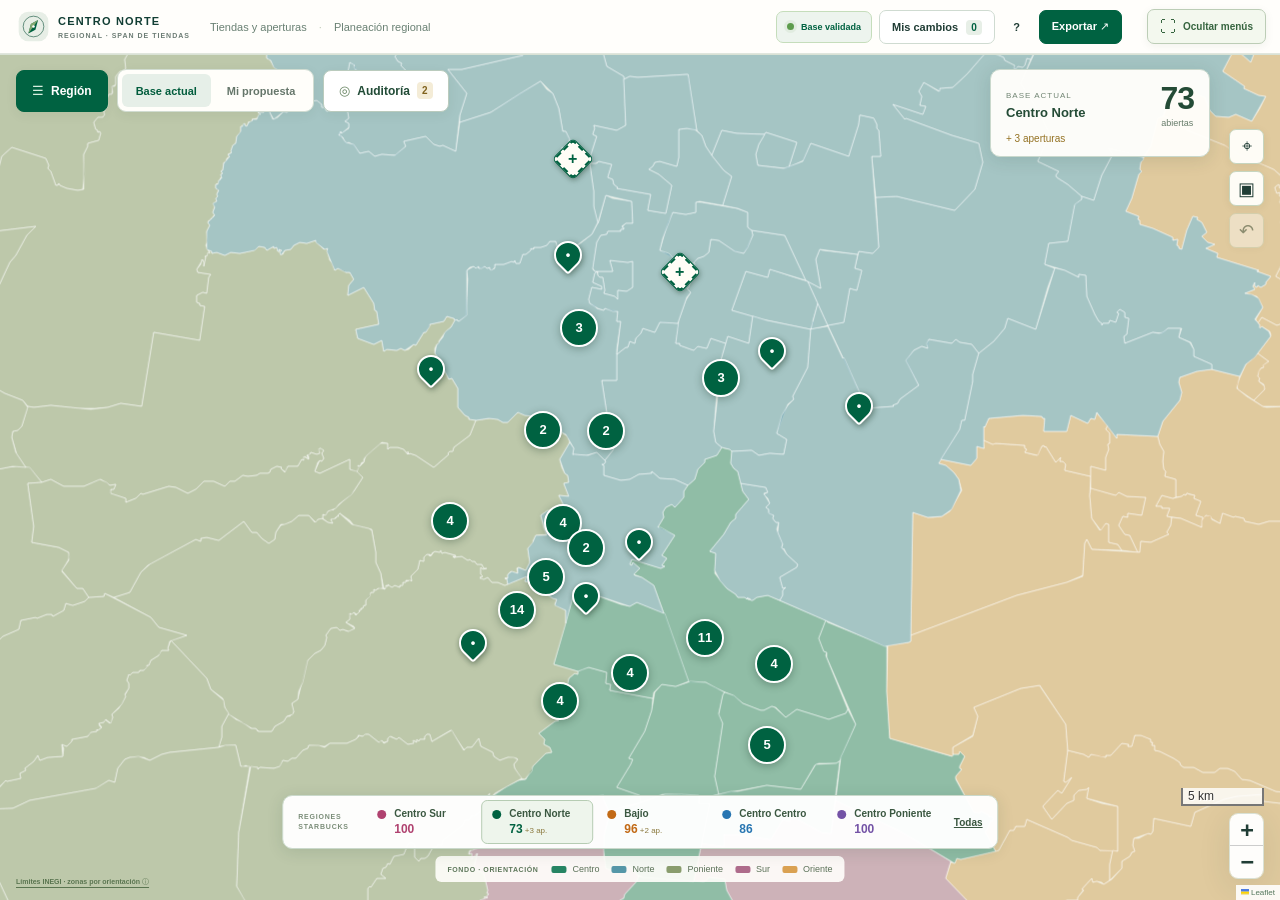
<file: index.html>
<!doctype html>
<html lang="es">
<head>
  <meta charset="utf-8">
  <meta name="viewport" content="width=device-width, initial-scale=1">
  <meta name="theme-color" content="#006241">
  <meta name="description" content="Regiones Starbucks, directorio por DM, tiendas y aperturas con propuestas guardadas. Filtra por región, consulta el span por DM y revisa la cobertura en un solo mapa.">
  <title>Centro Norte · Regional de tiendas</title>
  <link rel="icon" href="static/planning/compass.svg" type="image/svg+xml">
  <link rel="stylesheet" href="static/vendor/leaflet.css">
  <link rel="stylesheet" href="static/vendor/MarkerCluster.css">
  <link rel="stylesheet" href="static/planning/planning.css?v=4.0.0">
  <link rel="stylesheet" href="static/planning/quality.css?v=4.0.0">
  <link rel="stylesheet" href="static/planning/regional.css?v=4.1.0">
  <link rel="stylesheet" href="static/planning/map-view.css?v=4.5.0">
  <script defer src="static/vendor/leaflet.js"></script>
  <script defer src="static/vendor/leaflet.markercluster.js"></script>
  <script defer src="static/planning/geography.js"></script>
  <script defer src="static/planning/base.js?v=627b6c325b7ba571d51b-c10e2bd8"></script>
  <script defer src="static/planning/insights.js?v=627b6c325b7ba571d51b-c10e2bd8"></script>
  <script defer src="static/planning/core.js?v=4.5.0"></script>
  <script defer src="static/planning/app.js?v=4.5.0"></script>
</head>
<body class="map-first region-planner">
  <a class="skip-link" href="#search">Buscar una tienda</a>
  <header class="topbar">
    <a class="brand" href="#" aria-label="Centro Norte, inicio"><img src="static/planning/compass.svg" alt=""><span>CENTRO NORTE<small>REGIONAL · SPAN DE TIENDAS</small></span></a>
    <span class="header-context">Tiendas y aperturas <i>·</i> Planeación regional</span>
    <nav class="header-actions" aria-label="Acciones de propuesta">
      <button id="reviewBtn" class="health-badge" aria-label="Revisar base de datos"><span class="health-dot"></span><span id="healthText">Validando…</span></button>
      <button id="summaryBtn" class="secondary">Mis cambios <b id="changesCount">0</b></button>
      <button id="guideBtn" class="quiet" aria-label="Cómo usar el mapa">?</button>
      <button id="exportBtn" class="primary">Exportar ↗</button>
    </nav>
  </header>
  <button id="menusToggle" class="menus-toggle" aria-pressed="false" aria-label="Ocultar menús y ampliar el mapa"><span class="menu-toggle-icon" aria-hidden="true">⛶</span><span id="menusToggleText">Ocultar menús</span></button>
  <main class="workspace">
    <aside class="sidebar" id="sidebar" aria-label="Filtrar por región y DM" hidden>
      <div class="sidebar-heading"><button id="closeListBtn" class="close-list" aria-label="Cerrar región">×</button><div class="eyebrow" id="directoryContext">BASE ACTUAL · DIRECTORIO</div><h1>Región</h1><p>Elige región, despliega un DM y ubica su tienda.</p></div>
      <div class="filters">
        <label class="region-select-label">Región Starbucks<select id="regionFilter"><option value="">Todas las disponibles</option></select></label>
        <label class="search-box"><span aria-hidden="true">⌕</span><input id="search" type="search" placeholder="Buscar DM, tienda o CeCo" autocomplete="off" aria-label="Buscar tienda, CeCo, DM o municipio"><span class="key">/</span></label>
        <div class="directory-options"><label><input id="includeOpenings" type="checkbox" checked>Ver aperturas <b id="openingCount">3</b></label><button id="clearFilters" class="link-button">Limpiar</button></div>
        <div id="activeDm" class="active-dm" hidden></div>
        <details class="more-filters"><summary>Más filtros <span aria-hidden="true">+</span></summary><div class="filter-grid"><label>Zona del fondo<select id="zoneFilter"><option value="">Todas las zonas</option></select></label><label>Movimiento<select id="decisionFilter"><option value="">Todas las decisiones</option></select></label></div><button id="backgroundBtn" class="link-button">Ajustar fondo INEGI</button></details>
        <div class="filter-actions"><span id="filterCount"></span><button id="expandDms" class="link-button">Desplegar DM</button></div>
      </div>
      <div class="list-tools"><label class="select-visible"><input type="checkbox" id="selectVisible">Seleccionar visibles</label><button id="fitDirectory" class="link-button">Centrar ↗</button></div>
      <div class="store-list" id="storeList" aria-label="Directorio por región, DM y tienda"></div>
      <div class="sidebar-footer"><button id="validateDirectory" class="link-button">Validar datos</button><a href="cms/Mapa_CentroNorte_CMS.xlsx" download>Excel CMS ↓</a></div>
    </aside>
    <section class="map-workspace" aria-label="Mapa de tiendas y propuesta regional">
      <div id="map" role="region" aria-label="Tiendas y aperturas con pines por región Starbucks y fondo geográfico INEGI"></div>
      <nav class="map-launchers" aria-label="Controles del mapa">
        <button id="mobileListBtn" aria-expanded="false" aria-controls="sidebar"><span aria-hidden="true">☰</span> Región</button>
        <div class="view-switch" role="group" aria-label="Comparar base actual y propuesta"><button data-view="base" aria-pressed="true">Base actual</button><button data-view="proposal" aria-pressed="false">Mi propuesta</button></div>
        <button id="auditBtn"><span aria-hidden="true">◎</span> Auditoría <b id="auditCount">0</b></button>
      </nav>
      <div id="storeCounter" class="store-counter" aria-live="polite"></div>
      <div class="map-tools"><button id="fitBtn" title="Centrar tiendas filtradas" aria-label="Centrar tiendas filtradas">⌖</button><button id="areaBtn" title="Seleccionar tiendas en un área" aria-label="Seleccionar tiendas en un área">▣</button><button id="undoBtn" title="Deshacer último cambio" aria-label="Deshacer último cambio" disabled>↶</button></div>
      <div class="map-status" id="mapStatus"><span class="live-dot"></span><span>Selecciona una tienda para ajustar su región</span></div>
      <div id="regionLegend" class="region-legend" aria-label="Colores y filtro por región Starbucks"></div>
      <div class="legend" id="legend" aria-label="Colores del fondo geográfico"></div>
      <div class="map-context"><span id="tileStatus">Cartografía local lista</span><button id="sourcesBtn">Límites INEGI · zonas por orientación ⓘ</button></div>
      <aside class="inspector hidden" id="inspector" aria-label="Proponer región de la tienda"></aside>
      <div class="selection-dock hidden" id="selectionDock"></div>
      <div class="map-steps hidden" id="mapSteps"><button id="dismissSteps" aria-label="Ocultar ayuda">×</button></div>
    </section>
  </main>
  <div id="toast" class="toast hidden" role="status" aria-live="polite"></div>
  <dialog id="modal"><div id="modalContent"></div></dialog>
  <noscript>Activa JavaScript para utilizar el mapa.</noscript>
</body>
</html>
</file>
<file: static/vendor/leaflet.css>
/* required styles */

.leaflet-pane,
.leaflet-tile,
.leaflet-marker-icon,
.leaflet-marker-shadow,
.leaflet-tile-container,
.leaflet-pane > svg,
.leaflet-pane > canvas,
.leaflet-zoom-box,
.leaflet-image-layer,
.leaflet-layer {
	position: absolute;
	left: 0;
	top: 0;
	}
.leaflet-container {
	overflow: hidden;
	}
.leaflet-tile,
.leaflet-marker-icon,
.leaflet-marker-shadow {
	-webkit-user-select: none;
	   -moz-user-select: none;
	        user-select: none;
	  -webkit-user-drag: none;
	}
/* Prevents IE11 from highlighting tiles in blue */
.leaflet-tile::selection {
	background: transparent;
}
/* Safari renders non-retina tile on retina better with this, but Chrome is worse */
.leaflet-safari .leaflet-tile {
	image-rendering: -webkit-optimize-contrast;
	}
/* hack that prevents hw layers "stretching" when loading new tiles */
.leaflet-safari .leaflet-tile-container {
	width: 1600px;
	height: 1600px;
	-webkit-transform-origin: 0 0;
	}
.leaflet-marker-icon,
.leaflet-marker-shadow {
	display: block;
	}
/* .leaflet-container svg: reset svg max-width decleration shipped in Joomla! (joomla.org) 3.x */
/* .leaflet-container img: map is broken in FF if you have max-width: 100% on tiles */
.leaflet-container .leaflet-overlay-pane svg {
	max-width: none !important;
	max-height: none !important;
	}
.leaflet-container .leaflet-marker-pane img,
.leaflet-container .leaflet-shadow-pane img,
.leaflet-container .leaflet-tile-pane img,
.leaflet-container img.leaflet-image-layer,
.leaflet-container .leaflet-tile {
	max-width: none !important;
	max-height: none !important;
	width: auto;
	padding: 0;
	}

.leaflet-container img.leaflet-tile {
	/* See: https://bugs.chromium.org/p/chromium/issues/detail?id=600120 */
	mix-blend-mode: plus-lighter;
}

.leaflet-container.leaflet-touch-zoom {
	-ms-touch-action: pan-x pan-y;
	touch-action: pan-x pan-y;
	}
.leaflet-container.leaflet-touch-drag {
	-ms-touch-action: pinch-zoom;
	/* Fallback for FF which doesn't support pinch-zoom */
	touch-action: none;
	touch-action: pinch-zoom;
}
.leaflet-container.leaflet-touch-drag.leaflet-touch-zoom {
	-ms-touch-action: none;
	touch-action: none;
}
.leaflet-container {
	-webkit-tap-highlight-color: transparent;
}
.leaflet-container a {
	-webkit-tap-highlight-color: rgba(51, 181, 229, 0.4);
}
.leaflet-tile {
	filter: inherit;
	visibility: hidden;
	}
.leaflet-tile-loaded {
	visibility: inherit;
	}
.leaflet-zoom-box {
	width: 0;
	height: 0;
	-moz-box-sizing: border-box;
	     box-sizing: border-box;
	z-index: 800;
	}
/* workaround for https://bugzilla.mozilla.org/show_bug.cgi?id=888319 */
.leaflet-overlay-pane svg {
	-moz-user-select: none;
	}

.leaflet-pane         { z-index: 400; }

.leaflet-tile-pane    { z-index: 200; }
.leaflet-overlay-pane { z-index: 400; }
.leaflet-shadow-pane  { z-index: 500; }
.leaflet-marker-pane  { z-index: 600; }
.leaflet-tooltip-pane   { z-index: 650; }
.leaflet-popup-pane   { z-index: 700; }

.leaflet-map-pane canvas { z-index: 100; }
.leaflet-map-pane svg    { z-index: 200; }

.leaflet-vml-shape {
	width: 1px;
	height: 1px;
	}
.lvml {
	behavior: url(#default#VML);
	display: inline-block;
	position: absolute;
	}


/* control positioning */

.leaflet-control {
	position: relative;
	z-index: 800;
	pointer-events: visiblePainted; /* IE 9-10 doesn't have auto */
	pointer-events: auto;
	}
.leaflet-top,
.leaflet-bottom {
	position: absolute;
	z-index: 1000;
	pointer-events: none;
	}
.leaflet-top {
	top: 0;
	}
.leaflet-right {
	right: 0;
	}
.leaflet-bottom {
	bottom: 0;
	}
.leaflet-left {
	left: 0;
	}
.leaflet-control {
	float: left;
	clear: both;
	}
.leaflet-right .leaflet-control {
	float: right;
	}
.leaflet-top .leaflet-control {
	margin-top: 10px;
	}
.leaflet-bottom .leaflet-control {
	margin-bottom: 10px;
	}
.leaflet-left .leaflet-control {
	margin-left: 10px;
	}
.leaflet-right .leaflet-control {
	margin-right: 10px;
	}


/* zoom and fade animations */

.leaflet-fade-anim .leaflet-popup {
	opacity: 0;
	-webkit-transition: opacity 0.2s linear;
	   -moz-transition: opacity 0.2s linear;
	        transition: opacity 0.2s linear;
	}
.leaflet-fade-anim .leaflet-map-pane .leaflet-popup {
	opacity: 1;
	}
.leaflet-zoom-animated {
	-webkit-transform-origin: 0 0;
	    -ms-transform-origin: 0 0;
	        transform-origin: 0 0;
	}
svg.leaflet-zoom-animated {
	will-change: transform;
}

.leaflet-zoom-anim .leaflet-zoom-animated {
	-webkit-transition: -webkit-transform 0.25s cubic-bezier(0,0,0.25,1);
	   -moz-transition:    -moz-transform 0.25s cubic-bezier(0,0,0.25,1);
	        transition:         transform 0.25s cubic-bezier(0,0,0.25,1);
	}
.leaflet-zoom-anim .leaflet-tile,
.leaflet-pan-anim .leaflet-tile {
	-webkit-transition: none;
	   -moz-transition: none;
	        transition: none;
	}

.leaflet-zoom-anim .leaflet-zoom-hide {
	visibility: hidden;
	}


/* cursors */

.leaflet-interactive {
	cursor: pointer;
	}
.leaflet-grab {
	cursor: -webkit-grab;
	cursor:    -moz-grab;
	cursor:         grab;
	}
.leaflet-crosshair,
.leaflet-crosshair .leaflet-interactive {
	cursor: crosshair;
	}
.leaflet-popup-pane,
.leaflet-control {
	cursor: auto;
	}
.leaflet-dragging .leaflet-grab,
.leaflet-dragging .leaflet-grab .leaflet-interactive,
.leaflet-dragging .leaflet-marker-draggable {
	cursor: move;
	cursor: -webkit-grabbing;
	cursor:    -moz-grabbing;
	cursor:         grabbing;
	}

/* marker & overlays interactivity */
.leaflet-marker-icon,
.leaflet-marker-shadow,
.leaflet-image-layer,
.leaflet-pane > svg path,
.leaflet-tile-container {
	pointer-events: none;
	}

.leaflet-marker-icon.leaflet-interactive,
.leaflet-image-layer.leaflet-interactive,
.leaflet-pane > svg path.leaflet-interactive,
svg.leaflet-image-layer.leaflet-interactive path {
	pointer-events: visiblePainted; /* IE 9-10 doesn't have auto */
	pointer-events: auto;
	}

/* visual tweaks */

.leaflet-container {
	background: #ddd;
	outline-offset: 1px;
	}
.leaflet-container a {
	color: #0078A8;
	}
.leaflet-zoom-box {
	border: 2px dotted #38f;
	background: rgba(255,255,255,0.5);
	}


/* general typography */
.leaflet-container {
	font-family: "Helvetica Neue", Arial, Helvetica, sans-serif;
	font-size: 12px;
	font-size: 0.75rem;
	line-height: 1.5;
	}


/* general toolbar styles */

.leaflet-bar {
	box-shadow: 0 1px 5px rgba(0,0,0,0.65);
	border-radius: 4px;
	}
.leaflet-bar a {
	background-color: #fff;
	border-bottom: 1px solid #ccc;
	width: 26px;
	height: 26px;
	line-height: 26px;
	display: block;
	text-align: center;
	text-decoration: none;
	color: black;
	}
.leaflet-bar a,
.leaflet-control-layers-toggle {
	background-position: 50% 50%;
	background-repeat: no-repeat;
	display: block;
	}
.leaflet-bar a:hover,
.leaflet-bar a:focus {
	background-color: #f4f4f4;
	}
.leaflet-bar a:first-child {
	border-top-left-radius: 4px;
	border-top-right-radius: 4px;
	}
.leaflet-bar a:last-child {
	border-bottom-left-radius: 4px;
	border-bottom-right-radius: 4px;
	border-bottom: none;
	}
.leaflet-bar a.leaflet-disabled {
	cursor: default;
	background-color: #f4f4f4;
	color: #bbb;
	}

.leaflet-touch .leaflet-bar a {
	width: 30px;
	height: 30px;
	line-height: 30px;
	}
.leaflet-touch .leaflet-bar a:first-child {
	border-top-left-radius: 2px;
	border-top-right-radius: 2px;
	}
.leaflet-touch .leaflet-bar a:last-child {
	border-bottom-left-radius: 2px;
	border-bottom-right-radius: 2px;
	}

/* zoom control */

.leaflet-control-zoom-in,
.leaflet-control-zoom-out {
	font: bold 18px 'Lucida Console', Monaco, monospace;
	text-indent: 1px;
	}

.leaflet-touch .leaflet-control-zoom-in, .leaflet-touch .leaflet-control-zoom-out  {
	font-size: 22px;
	}


/* layers control */

.leaflet-control-layers {
	box-shadow: 0 1px 5px rgba(0,0,0,0.4);
	background: #fff;
	border-radius: 5px;
	}
.leaflet-control-layers-toggle {
	background-image: url(images/layers.png);
	width: 36px;
	height: 36px;
	}
.leaflet-retina .leaflet-control-layers-toggle {
	background-image: url(images/layers-2x.png);
	background-size: 26px 26px;
	}
.leaflet-touch .leaflet-control-layers-toggle {
	width: 44px;
	height: 44px;
	}
.leaflet-control-layers .leaflet-control-layers-list,
.leaflet-control-layers-expanded .leaflet-control-layers-toggle {
	display: none;
	}
.leaflet-control-layers-expanded .leaflet-control-layers-list {
	display: block;
	position: relative;
	}
.leaflet-control-layers-expanded {
	padding: 6px 10px 6px 6px;
	color: #333;
	background: #fff;
	}
.leaflet-control-layers-scrollbar {
	overflow-y: scroll;
	overflow-x: hidden;
	padding-right: 5px;
	}
.leaflet-control-layers-selector {
	margin-top: 2px;
	position: relative;
	top: 1px;
	}
.leaflet-control-layers label {
	display: block;
	font-size: 13px;
	font-size: 1.08333em;
	}
.leaflet-control-layers-separator {
	height: 0;
	border-top: 1px solid #ddd;
	margin: 5px -10px 5px -6px;
	}

/* Default icon URLs */
.leaflet-default-icon-path { /* used only in path-guessing heuristic, see L.Icon.Default */
	background-image: url(images/marker-icon.png);
	}


/* attribution and scale controls */

.leaflet-container .leaflet-control-attribution {
	background: #fff;
	background: rgba(255, 255, 255, 0.8);
	margin: 0;
	}
.leaflet-control-attribution,
.leaflet-control-scale-line {
	padding: 0 5px;
	color: #333;
	line-height: 1.4;
	}
.leaflet-control-attribution a {
	text-decoration: none;
	}
.leaflet-control-attribution a:hover,
.leaflet-control-attribution a:focus {
	text-decoration: underline;
	}
.leaflet-attribution-flag {
	display: inline !important;
	vertical-align: baseline !important;
	width: 1em;
	height: 0.6669em;
	}
.leaflet-left .leaflet-control-scale {
	margin-left: 5px;
	}
.leaflet-bottom .leaflet-control-scale {
	margin-bottom: 5px;
	}
.leaflet-control-scale-line {
	border: 2px solid #777;
	border-top: none;
	line-height: 1.1;
	padding: 2px 5px 1px;
	white-space: nowrap;
	-moz-box-sizing: border-box;
	     box-sizing: border-box;
	background: rgba(255, 255, 255, 0.8);
	text-shadow: 1px 1px #fff;
	}
.leaflet-control-scale-line:not(:first-child) {
	border-top: 2px solid #777;
	border-bottom: none;
	margin-top: -2px;
	}
.leaflet-control-scale-line:not(:first-child):not(:last-child) {
	border-bottom: 2px solid #777;
	}

.leaflet-touch .leaflet-control-attribution,
.leaflet-touch .leaflet-control-layers,
.leaflet-touch .leaflet-bar {
	box-shadow: none;
	}
.leaflet-touch .leaflet-control-layers,
.leaflet-touch .leaflet-bar {
	border: 2px solid rgba(0,0,0,0.2);
	background-clip: padding-box;
	}


/* popup */

.leaflet-popup {
	position: absolute;
	text-align: center;
	margin-bottom: 20px;
	}
.leaflet-popup-content-wrapper {
	padding: 1px;
	text-align: left;
	border-radius: 12px;
	}
.leaflet-popup-content {
	margin: 13px 24px 13px 20px;
	line-height: 1.3;
	font-size: 13px;
	font-size: 1.08333em;
	min-height: 1px;
	}
.leaflet-popup-content p {
	margin: 17px 0;
	margin: 1.3em 0;
	}
.leaflet-popup-tip-container {
	width: 40px;
	height: 20px;
	position: absolute;
	left: 50%;
	margin-top: -1px;
	margin-left: -20px;
	overflow: hidden;
	pointer-events: none;
	}
.leaflet-popup-tip {
	width: 17px;
	height: 17px;
	padding: 1px;

	margin: -10px auto 0;
	pointer-events: auto;

	-webkit-transform: rotate(45deg);
	   -moz-transform: rotate(45deg);
	    -ms-transform: rotate(45deg);
	        transform: rotate(45deg);
	}
.leaflet-popup-content-wrapper,
.leaflet-popup-tip {
	background: white;
	color: #333;
	box-shadow: 0 3px 14px rgba(0,0,0,0.4);
	}
.leaflet-container a.leaflet-popup-close-button {
	position: absolute;
	top: 0;
	right: 0;
	border: none;
	text-align: center;
	width: 24px;
	height: 24px;
	font: 16px/24px Tahoma, Verdana, sans-serif;
	color: #757575;
	text-decoration: none;
	background: transparent;
	}
.leaflet-container a.leaflet-popup-close-button:hover,
.leaflet-container a.leaflet-popup-close-button:focus {
	color: #585858;
	}
.leaflet-popup-scrolled {
	overflow: auto;
	}

.leaflet-oldie .leaflet-popup-content-wrapper {
	-ms-zoom: 1;
	}
.leaflet-oldie .leaflet-popup-tip {
	width: 24px;
	margin: 0 auto;

	-ms-filter: "progid:DXImageTransform.Microsoft.Matrix(M11=0.70710678, M12=0.70710678, M21=-0.70710678, M22=0.70710678)";
	filter: progid:DXImageTransform.Microsoft.Matrix(M11=0.70710678, M12=0.70710678, M21=-0.70710678, M22=0.70710678);
	}

.leaflet-oldie .leaflet-control-zoom,
.leaflet-oldie .leaflet-control-layers,
.leaflet-oldie .leaflet-popup-content-wrapper,
.leaflet-oldie .leaflet-popup-tip {
	border: 1px solid #999;
	}


/* div icon */

.leaflet-div-icon {
	background: #fff;
	border: 1px solid #666;
	}


/* Tooltip */
/* Base styles for the element that has a tooltip */
.leaflet-tooltip {
	position: absolute;
	padding: 6px;
	background-color: #fff;
	border: 1px solid #fff;
	border-radius: 3px;
	color: #222;
	white-space: nowrap;
	-webkit-user-select: none;
	-moz-user-select: none;
	-ms-user-select: none;
	user-select: none;
	pointer-events: none;
	box-shadow: 0 1px 3px rgba(0,0,0,0.4);
	}
.leaflet-tooltip.leaflet-interactive {
	cursor: pointer;
	pointer-events: auto;
	}
.leaflet-tooltip-top:before,
.leaflet-tooltip-bottom:before,
.leaflet-tooltip-left:before,
.leaflet-tooltip-right:before {
	position: absolute;
	pointer-events: none;
	border: 6px solid transparent;
	background: transparent;
	content: "";
	}

/* Directions */

.leaflet-tooltip-bottom {
	margin-top: 6px;
}
.leaflet-tooltip-top {
	margin-top: -6px;
}
.leaflet-tooltip-bottom:before,
.leaflet-tooltip-top:before {
	left: 50%;
	margin-left: -6px;
	}
.leaflet-tooltip-top:before {
	bottom: 0;
	margin-bottom: -12px;
	border-top-color: #fff;
	}
.leaflet-tooltip-bottom:before {
	top: 0;
	margin-top: -12px;
	margin-left: -6px;
	border-bottom-color: #fff;
	}
.leaflet-tooltip-left {
	margin-left: -6px;
}
.leaflet-tooltip-right {
	margin-left: 6px;
}
.leaflet-tooltip-left:before,
.leaflet-tooltip-right:before {
	top: 50%;
	margin-top: -6px;
	}
.leaflet-tooltip-left:before {
	right: 0;
	margin-right: -12px;
	border-left-color: #fff;
	}
.leaflet-tooltip-right:before {
	left: 0;
	margin-left: -12px;
	border-right-color: #fff;
	}

/* Printing */

@media print {
	/* Prevent printers from removing background-images of controls. */
	.leaflet-control {
		-webkit-print-color-adjust: exact;
		print-color-adjust: exact;
		}
	}
</file>
<file: static/vendor/MarkerCluster.css>
.leaflet-cluster-anim .leaflet-marker-icon, .leaflet-cluster-anim .leaflet-marker-shadow {
	-webkit-transition: -webkit-transform 0.3s ease-out, opacity 0.3s ease-in;
	-moz-transition: -moz-transform 0.3s ease-out, opacity 0.3s ease-in;
	-o-transition: -o-transform 0.3s ease-out, opacity 0.3s ease-in;
	transition: transform 0.3s ease-out, opacity 0.3s ease-in;
}

.leaflet-cluster-spider-leg {
	/* stroke-dashoffset (duration and function) should match with leaflet-marker-icon transform in order to track it exactly */
	-webkit-transition: -webkit-stroke-dashoffset 0.3s ease-out, -webkit-stroke-opacity 0.3s ease-in;
	-moz-transition: -moz-stroke-dashoffset 0.3s ease-out, -moz-stroke-opacity 0.3s ease-in;
	-o-transition: -o-stroke-dashoffset 0.3s ease-out, -o-stroke-opacity 0.3s ease-in;
	transition: stroke-dashoffset 0.3s ease-out, stroke-opacity 0.3s ease-in;
}
</file>
<file: static/planning/planning.css>
:root{--ink:#203d35;--muted:#6c7c74;--green:#006241;--deep:#123e34;--paper:#f6f7f2;--line:#e0e6dd;--white:#fff;--shadow:0 8px 32px #243e351c;--radius:15px;font-family:Inter,"Segoe UI",Arial,sans-serif;color:var(--ink);font-synthesis:none}
*{box-sizing:border-box}body{margin:0;background:var(--paper);overflow:hidden;font-size:13px}button,input,select,textarea{font:inherit}button,a,input,select,textarea{-webkit-tap-highlight-color:transparent}button{cursor:pointer}button{border:1px solid var(--line);background:#fff;color:var(--ink);border-radius:9px;min-height:36px;padding:8px 12px;font-weight:600;transition:background .15s,box-shadow .15s}button:hover{background:#eef3eb}button:disabled{opacity:.38;cursor:default}button:focus-visible,a:focus-visible,input:focus-visible,select:focus-visible,textarea:focus-visible{outline:3px solid #7bb7b6;outline-offset:2px}input,select,textarea{border:1px solid #d8e1d6;background:#fff;border-radius:8px;padding:9px 10px;color:var(--ink);max-width:100%}input[type=checkbox]{accent-color:var(--green);width:15px;height:15px;margin:0;cursor:pointer}input[type=range]{accent-color:var(--green);width:100%;padding:0}select{cursor:pointer}label{display:block;font-size:11px;font-weight:650;color:#536c60}label>input:not([type=checkbox]):not([type=range]):not([type=color]),label>select,label>textarea{display:block;width:100%;margin-top:6px;font-size:12px;font-weight:400}a{color:var(--green)}h1,h2,h3,p{margin:0}.hidden{display:none!important}.primary{background:var(--green);color:#fff;border-color:var(--green)}.primary:hover{background:#004f36}.secondary{background:#fff;border-color:#cfdbd1}.quiet{background:transparent;border-color:transparent}.link-button{border:0;background:transparent;min-height:28px;padding:3px 0;color:var(--green);font-size:11px}.key{font-size:11px;font-weight:400;opacity:.7;display:inline-grid;place-items:center;min-width:17px;height:19px;border:1px solid #dce2d7;border-radius:4px;margin-left:5px}.eyebrow{font-size:9px;font-weight:700;letter-spacing:1.45px;color:#789163}.skip-link{position:fixed;z-index:3000;top:-80px;background:#fff;padding:15px}.skip-link:focus{top:0}.live-dot{width:6px;height:6px;border-radius:50%;background:#72a66a;display:inline-block;flex-shrink:0}.topbar{height:74px;display:flex;align-items:center;gap:25px;background:#fff;border-bottom:1px solid var(--line);padding:0 24px;position:relative;z-index:1100}.brand{display:flex;align-items:center;gap:11px;color:var(--deep);text-decoration:none;flex-shrink:0}.brand img{width:39px;height:39px}.brand>span{font-size:14px;letter-spacing:1.35px;font-weight:750}.brand small{display:block;font-size:8px;letter-spacing:1.05px;color:var(--muted);margin-top:5px;font-weight:550}.scenario-name{display:flex;align-items:center;gap:7px;border-left:1px solid var(--line);padding-left:25px;flex:1;flex-wrap:wrap;max-width:470px}.scenario-name label{font-size:10px}.scenario-name input{width:195px;border-color:transparent;font-weight:650;font-size:12px;padding:5px 3px;background:#fff}.scenario-name input:hover{border-color:var(--line)}#saveState{font-size:9px;color:var(--muted);flex-basis:100%;padding-left:13px;margin-top:-3px}.header-actions{margin-left:auto;display:flex;gap:7px;align-items:center}.header-actions button{font-size:11px;white-space:nowrap}.header-actions .primary{padding:10px 16px}.workspace{height:calc(100dvh - 74px);display:flex}.sidebar{width:318px;flex-shrink:0;background:#fbfcf8;border-right:1px solid var(--line);display:flex;flex-direction:column;z-index:1010}.sidebar-heading{padding:25px 20px 15px}.sidebar-heading h1{font-family:Georgia,"Times New Roman",serif;font-weight:500;font-size:27px;letter-spacing:-.9px;margin-top:7px}.title-dot{color:#a2b17a}.sidebar-heading p{color:var(--muted);font-size:11px;margin-top:6px}.scope-summary{display:flex;gap:0;margin:0 20px 17px;padding:13px 0;background:#eef2e8;border-radius:10px}.scope-stat{flex:1;text-align:center;border-right:1px solid #d8e0d1}.scope-stat:last-child{border:0}.scope-stat strong{display:block;font-size:20px;font-weight:650;letter-spacing:-.5px}.scope-stat small{font-size:9px;color:#64775c;display:block;margin-top:2px}.filters{padding:0 16px 0}.search-box{display:flex;align-items:center;border:1px solid #dce3d8;border-radius:9px;background:#fff;padding:0 10px;margin-bottom:12px}.search-box>span:first-child{font-size:24px;color:#748978;line-height:1}.search-box>input:not([type=checkbox]){margin:0;border:0;background:transparent;width:100%;font-size:11px;padding:11px 7px;min-width:0;outline-offset:-2px}.search-box .key{flex-shrink:0}.filter-grid{display:grid;grid-template-columns:1fr 1fr;gap:10px}.filter-grid label{font-size:10px}.filter-grid select{width:100%;font-size:11px!important;padding:8px 21px 8px 8px}.filter-actions{display:flex;justify-content:space-between;align-items:center;padding:8px 1px 8px;color:var(--muted);font-size:10px}.list-tools{display:flex;align-items:center;justify-content:space-between;padding:9px 17px;border-top:1px solid var(--line);border-bottom:1px solid var(--line);background:#f4f6ef}.select-visible{display:flex;align-items:center;gap:7px;font-size:10px}.list-tools select{border:0;background:none;font-size:10px;padding:3px;max-width:100px}.store-list{overflow-y:auto;flex:1;scrollbar-width:thin;scrollbar-color:#ced8c9 transparent;padding:4px 10px}.store-row{display:flex;align-items:center;gap:9px;padding:3px 8px;border-radius:10px;border:1px solid transparent;margin:3px 0}.store-row:hover{background:#eef3e9}.store-row.active{background:#e8f1e5;border-color:#bbd1b5}.store-row.checked{box-shadow:inset 3px 0 var(--green)}.store-row>input{flex-shrink:0}.store-row>button{padding:8px 0;border:0;background:transparent;text-align:left;display:flex;align-items:flex-start;gap:9px;width:100%;font-weight:400;min-width:0}.dm-swatch{width:8px;height:8px;border-radius:50%;background:var(--pin);display:inline-block;flex-shrink:0;margin-top:4px}.row-content{flex:1;min-width:0}.store-meta{display:flex;align-items:center;gap:6px;margin-bottom:4px}.ceco{font-family:Consolas,"SFMono-Regular",monospace;font-size:10px;color:#758577;font-weight:500}.store-name{display:block;font-size:12px;font-weight:650;line-height:1.3;color:#263f32;overflow:hidden;text-overflow:ellipsis;white-space:nowrap}.store-sub{font-size:10px;color:#7b8578;display:block;margin-top:4px;overflow:hidden;text-overflow:ellipsis;white-space:nowrap}.row-arrow{align-self:center;color:#9ba795;font-size:17px}.badge{font-size:8px;padding:3px 5px;border-radius:4px;font-weight:700;white-space:nowrap}.badge.opening{color:#8b6623;background:#f9edcc}.badge.review{background:#edece7;color:#73806e}.badge.keep{background:#e1efdd;color:#467737}.badge.move{background:#e1edf6;color:#246793}.badge.drop{background:#f7e8e8;color:#ab4e4e}.sidebar-footer{padding:10px;display:flex;justify-content:space-around;border-top:1px solid var(--line);background:#fbfcf8}.sidebar-footer button{font-size:10px}.empty{padding:32px 15px;text-align:center;color:var(--muted);font-size:12px;line-height:1.7}.map-workspace{flex:1;min-width:0;position:relative;background:#e9eee4;overflow:hidden}#map{position:absolute;inset:0;background:#e8eddf}.leaflet-container{font-family:inherit}.leaflet-tile-pane{filter:saturate(.38) brightness(1.045);opacity:.82}.leaflet-control-attribution{font-size:8px!important;background:#ffffffe3!important;color:#71826d;padding:2px 5px!important}.leaflet-control-attribution a{color:#54775c}.leaflet-control-zoom{box-shadow:var(--shadow)!important;border:1px solid #d9e1d5!important;border-radius:9px!important;overflow:hidden;margin:0 17px 88px 0!important}.leaflet-control-zoom a{color:var(--ink)!important;width:33px!important;height:32px!important;line-height:32px!important;background:#fffffff5!important}.leaflet-tooltip{border:1px solid var(--line);box-shadow:var(--shadow);font-size:10px;border-radius:7px;color:var(--ink);padding:6px 8px}.map-topbar{position:absolute;top:18px;left:20px;right:20px;display:flex;gap:10px;align-items:center;z-index:700;pointer-events:none}.map-topbar>*{pointer-events:auto}.map-control-group{padding:9px 10px;background:#fffffff5;box-shadow:0 3px 15px #324b3112;border:1px solid #e0e6d7;border-radius:12px;display:flex;align-items:center;gap:9px}.control-caption{font-size:8px;letter-spacing:.85px;color:#718264;font-weight:650;max-width:49px;line-height:1.5}.segmented{display:flex;gap:2px;background:#edf1e7;border-radius:7px;padding:3px}.segmented button{background:transparent;border:0;min-height:29px;border-radius:5px;padding:6px 13px;font-size:10px;box-shadow:none}.segmented button.active{background:#fff;color:var(--green);box-shadow:0 1px 5px #2d5d2b18}.map-action{height:51px;background:#fffffff5;border:1px solid #dce4d6;box-shadow:0 3px 15px #324b3112;font-size:11px;white-space:nowrap}.map-action.active{color:var(--green);border-color:#7da76c;background:#f4f8eb}.map-tools{position:absolute;left:20px;top:98px;display:flex;flex-direction:column;gap:7px;z-index:650}.map-tools button{height:36px;width:37px;padding:5px;font-size:19px;box-shadow:0 3px 14px #23432712;border-color:#dbe3d4;background:#fffffff2}.map-tools button.active{background:var(--green);color:white}.map-status{position:absolute;top:98px;left:68px;max-width:calc(100% - 110px);z-index:620;display:flex;align-items:center;gap:6px;font-size:10px;color:#53734d;padding:8px 10px;background:#ffffffdb;border:1px solid #e0e5d7;border-radius:7px;pointer-events:none}.legend{position:absolute;left:20px;bottom:99px;width:201px;background:#fffffff2;border:1px solid #e0e6d9;border-radius:12px;padding:14px;box-shadow:var(--shadow);z-index:610}.legend-title{font-size:9px;letter-spacing:.8px;font-weight:750;color:#657c59;display:flex;justify-content:space-between;align-items:center}.legend-items{display:grid;gap:8px;margin-top:13px;max-height:160px;overflow:auto;scrollbar-width:thin}.legend-row{display:flex;align-items:center;gap:8px;font-size:10px}.legend-row i{width:8px;height:8px;border-radius:50%;flex-shrink:0}.legend-row span{flex:1}.legend-row b{color:#718569;font-size:10px;font-weight:400}.legend-footer{font-size:9px;line-height:1.7;border-top:1px solid var(--line);padding-top:8px;margin-top:10px;color:#7b886e;display:flex;gap:9px}.diamond-tiny{display:inline-block;height:7px;width:7px;transform:rotate(45deg);border:1px solid #926e2f;margin-right:4px}.pin-tiny{display:inline-block;width:7px;height:7px;border-radius:50%;background:#6c7c63;margin-right:4px}.map-context{position:absolute;bottom:14px;left:20px;z-index:610;display:flex;flex-wrap:wrap;gap:5px;flex-direction:column;font-size:8px;color:#61725b}.map-context button{border:0;background:transparent;padding:0;min-height:17px;font-size:8px;color:#43653c;text-align:left;text-decoration:underline;text-underline-offset:3px}.map-steps{position:absolute;left:50%;transform:translateX(-50%);bottom:41px;display:flex;align-items:center;gap:20px;z-index:620;background:#123e34f0;color:#eff6e5;padding:13px 15px 13px 19px;border-radius:11px;box-shadow:var(--shadow);white-space:nowrap;font-size:10px}.map-steps b{font-family:Georgia,serif;font-size:14px;color:#b6ce9d;margin-right:5px;font-weight:400}.map-steps button{border:0;padding:0 0 0 8px;min-height:12px;background:transparent;color:#cad7bf;font-size:17px}.mobile-list{display:none}.map-pin{background:none;border:0}.pin-shell{position:relative;width:28px;height:34px;filter:drop-shadow(0 2px 2px #293c243d)}.pin-head{position:absolute;width:24px;height:24px;top:1px;left:2px;background:var(--pin);border:2px solid white;transform:rotate(-45deg);border-radius:50% 50% 50% 3px;display:grid;place-items:center}.pin-head>span{transform:rotate(45deg);color:#fff;font-size:9px;font-weight:800}.pin-shell.opening .pin-head{border-radius:4px;top:0;border-color:#fff2c6;outline:1px solid #c49d4e}.pin-shell.drop{opacity:.45;filter:grayscale(.6)}.pin-shell.drop .pin-head>span{font-size:13px}.pin-shell.selected:after{content:'';position:absolute;left:-4px;top:-5px;border:2px solid var(--pin);width:33px;height:33px;border-radius:50%;box-shadow:0 0 0 5px #ffffff60}.pin-shell.focused{filter:drop-shadow(0 0 6px #fff)}.pin-shell.focused .pin-head{outline:3px solid #233b2a;z-index:2}.cluster-icon{background:none;border:0}.cluster-icon>div{width:36px;height:36px;border:3px solid #fff;border-radius:50%;display:grid;place-items:center;background:#315c44;color:#fff;font-size:12px;font-weight:750;box-shadow:0 0 0 6px #315c441c,0 2px 8px #24432133}.municipal-label{background:transparent;border:0;color:#4b6344;font-size:10px;text-align:center;line-height:1.2;text-shadow:-1px -1px #fff,1px 1px #fff,2px 0 #fff,-2px 0 #fff;pointer-events:none;font-weight:650}.state-label{font-size:14px;letter-spacing:1.4px;font-weight:600;text-shadow:0 1px 2px #fff;color:#7a856d;background:transparent;border:0;pointer-events:none;white-space:nowrap}.inspector{position:absolute;z-index:760;right:16px;top:84px;bottom:44px;width:321px;background:#fffefbfa;border:1px solid #dfe5d6;border-radius:15px;box-shadow:var(--shadow);overflow-y:auto;scrollbar-width:thin}.inspector-header{display:flex;justify-content:space-between;align-items:center;border-bottom:1px solid var(--line);padding:14px 16px;background:#f6f8f0;position:sticky;top:0;z-index:5}.inspector-header .eyebrow{font-size:9px}.inspector-header button{min-height:22px;padding:0 5px;font-size:20px;border:0;background:transparent;color:#77896a}.inspector-body{padding:18px 17px}.inspector h2{font-family:Georgia,serif;font-size:22px;line-height:1.2;letter-spacing:-.3px;font-weight:500;margin:8px 0}.inspector h3{font-size:11px;font-weight:700;margin:19px 0 11px}.location-meta{font-size:10px;line-height:1.7;color:#71836c}.detail-tags{display:flex;gap:5px;margin-top:8px;flex-wrap:wrap}.detail-tag{font-size:9px;border:1px solid var(--line);padding:4px 6px;border-radius:5px;color:#6f7d65;background:#fbfcf8}.original-info{padding:11px 12px;background:#f0f4e9;margin-top:14px;border-radius:8px;font-size:10px;color:#607653;line-height:1.8}.original-info b{font-weight:600;color:#3d5932}.form-grid{display:grid;grid-template-columns:1fr 1fr;gap:11px;margin-top:16px}.full{grid-column:1/-1}.inspector label{font-size:10px}.inspector textarea{resize:vertical;min-height:63px;line-height:1.5}.inspector .primary{width:100%;margin-top:13px;font-size:11px;min-height:39px}.hint{color:#7d8973;font-size:9px;line-height:1.65;margin-top:8px}.alert{font-size:10px;line-height:1.6;color:#936728;background:#fff5d9;border:1px solid #f0dfa7;border-radius:8px;padding:10px 11px;margin-top:12px;white-space:pre-line}.inline-actions{display:flex;gap:5px;flex-wrap:wrap;margin-top:12px}.inline-actions button{font-size:9px;min-height:31px;flex:1}.nearby-heading{display:flex;justify-content:space-between;align-items:center;margin-top:19px}.nearby-heading h3{margin:0}.nearby-heading button{font-size:9px;min-height:24px;padding:4px 7px}.nearby-row{display:flex;align-items:center;gap:8px;border:0;border-bottom:1px solid #edf0e7;border-radius:0;padding:9px 0;background:transparent;width:100%;text-align:left;font-weight:400}.nearby-row>span{flex:1;font-size:11px;line-height:1.5}.nearby-row small{display:block;font-size:9px;color:#7c8d70}.nearby-row b{font-size:11px;white-space:nowrap;color:#356242;font-weight:600}.area-instruction{background:#edf4e9;border:1px solid #d5e1cc;border-radius:9px;font-size:11px;padding:11px;line-height:1.65;margin:13px 0}.switch-row{display:flex;gap:8px;align-items:center;font-size:11px;font-weight:500;color:#4c6641;margin:13px 0}.switch-row input{display:inline-block!important;width:15px!important;margin:0!important}.opacity-row{display:flex;gap:10px;align-items:center;margin:13px 0}.opacity-row span{min-width:30px;font-size:11px;color:#6d805e}.area-stats{display:flex;gap:7px;margin:13px 0}.area-stats>div{flex:1;border:1px solid var(--line);border-radius:8px;padding:10px}.area-stats strong{font-size:19px;display:block}.area-stats small{font-size:9px;color:#7a8c6d}.region-key{display:flex;flex-wrap:wrap;gap:10px;font-size:10px;padding:12px 0}.region-key span{display:flex;gap:5px;align-items:center}.region-key i{width:9px;height:9px;border-radius:3px}.selected-region-info{font-size:10px;line-height:1.7;padding:10px;background:#f1f5eb;border-radius:8px;margin-top:12px}.selection-dock{position:absolute;z-index:780;bottom:36px;left:50%;transform:translateX(-50%);width:max-content;max-width:calc(100% - 40px);background:#fffefb;border:1px solid #cddac5;box-shadow:var(--shadow);border-radius:13px;display:flex;gap:9px;align-items:center;padding:10px 12px}.selection-label{font-size:11px;padding-right:8px;border-right:1px solid var(--line)}.selection-label strong{font-size:16px;margin-right:4px}.selection-label small{display:block;font-size:8px;color:#8c957f;margin-top:3px}.selection-dock button{font-size:10px;min-height:33px;white-space:nowrap}.selection-dock .clear-selection{padding:4px 8px;min-height:24px;border:0;color:#829173;font-size:19px}.toast{position:fixed;z-index:3000;bottom:25px;left:50%;transform:translateX(-50%);background:#173e32;color:#fff;padding:12px 18px;border:1px solid #648163;border-radius:10px;box-shadow:var(--shadow);max-width:calc(100% - 30px);font-size:12px;line-height:1.5}.modal-head{display:flex;align-items:flex-start;justify-content:space-between;margin-bottom:22px;gap:20px}.modal-head h2{font-family:Georgia,serif;font-size:29px;font-weight:500;margin-top:5px;letter-spacing:-.5px}.modal-head p{font-size:12px;color:#78856d;line-height:1.7;margin-top:8px}.modal-head button{border:0;background:transparent;padding:0 3px;min-height:25px;font-size:23px;color:#829375}.modal-body{font-size:12px;line-height:1.7}.modal-body>p{margin-bottom:12px;color:#667b59}.modal-actions{display:flex;gap:9px;justify-content:flex-end;margin-top:24px}.modal-actions button{font-size:11px;padding:10px 15px}.modal-card-grid{display:grid;grid-template-columns:1fr 1fr;gap:15px}.option-card{text-align:left;border:1px solid var(--line);border-radius:12px;padding:22px;background:#f8faf3;font-weight:400;min-height:140px}.option-card>span{font-size:25px;color:#5a8652;display:block;margin-bottom:11px}.option-card strong{display:block;font-size:14px;margin-bottom:7px}.option-card p{font-size:11px;color:#788b6b;font-weight:400;line-height:1.7}.guide-grid{display:grid;grid-template-columns:1fr 1fr;gap:17px}.guide-card{border:1px solid var(--line);border-radius:12px;padding:18px;background:#f8faf4}.guide-card>span{font-family:Georgia,serif;font-size:27px;color:#8ca86e}.guide-card h3{font-size:13px;margin:8px 0}.guide-card p{font-size:11px;color:#687f59;line-height:1.8}.note{padding:13px 15px;background:#edf3e5;border-radius:9px;color:#688058;font-size:11px;line-height:1.75;margin-top:18px}.team-row{display:grid;grid-template-columns:38px 1fr 65px;gap:12px;align-items:center;padding:11px 0;border-bottom:1px solid var(--line)}.team-row input[type=color]{width:29px;height:29px;border:0;padding:0;background:transparent;cursor:pointer}.team-row strong{display:block;font-size:12px}.team-row small{font-size:10px;color:#839274}.team-row b{font-size:12px;font-weight:500;text-align:right}.add-dm{display:flex;gap:9px;margin-top:18px}.add-dm input{flex:1;min-width:0}.add-dm button{font-size:11px}.comparison-stats{display:flex;gap:9px;margin:17px 0}.comparison-stats>div{border:1px solid var(--line);border-radius:9px;flex:1;padding:13px;background:#f7f9f1}.comparison-stats b{display:block;font-size:24px;font-weight:550}.comparison-stats small{font-size:9px;color:#7a8a6c}.table-wrap{overflow:auto;max-height:49vh}table{border-collapse:collapse;width:100%;font-size:11px;text-align:left}th{font-size:9px;font-weight:700;color:#688159;padding:10px;background:#eff4e8;white-space:nowrap}td{padding:11px 10px;border-bottom:1px solid var(--line);line-height:1.5}td small{font-size:9px;color:#839176;display:block}td .badge{font-size:9px}table button{font-size:10px;min-height:24px;padding:4px 6px;background:transparent;border:0;text-align:left}td i{display:inline-block;width:8px;height:8px;border-radius:50%;margin-right:5px}.delta{font-size:10px;font-weight:600;color:#657f52}.source-list{display:grid;gap:15px}.source-list strong{display:block;color:#3d6035;font-size:12px}.source-list p{font-size:11px;color:#738867;line-height:1.7;margin-top:5px}.error-text{white-space:pre-line;background:#fff3df;border:1px solid #ead3a5;padding:15px;border-radius:9px;color:#8c622e;font-size:12px;line-height:1.7}dialog{border:1px solid #d5dfcb;border-radius:19px;box-shadow:0 22px 90px #1b35244d;width:760px;max-width:calc(100vw - 36px);max-height:calc(100dvh - 50px);padding:29px 30px;color:var(--ink);background:#fffefb}dialog::backdrop{background:#173a2a6b;backdrop-filter:blur(3px)}.small-modal{width:540px}.crosshair .leaflet-container{cursor:crosshair}.has-inspector .legend{max-width:180px}.has-inspector .selection-dock{left:calc((100% - 335px)/2);max-width:calc(100% - 370px)}.has-inspector .selection-dock .selection-compare{display:none}.has-inspector .map-status{max-width:calc(100% - 435px)}
@media(min-width:1700px){.sidebar{width:348px}.sidebar-heading h1{font-size:30px}.store-name{font-size:13px}.store-row>button{padding:10px 0}.topbar{padding:0 28px}.brand small{font-size:9px}.header-actions button{font-size:12px}}
@media(max-width:1250px){.topbar{padding:0 16px;gap:15px}.brand>span{font-size:12px}.scenario-name{padding-left:15px;max-width:300px}.scenario-name label{display:none}.scenario-name input{width:170px}.header-actions .quiet{font-size:0}.header-actions .key{font-size:12px}.sidebar{width:295px}.sidebar-heading h1{font-size:25px}.map-topbar{gap:7px;left:15px;right:15px}.map-control-group{padding:7px;gap:5px}.control-caption{display:none}.map-action{height:44px;font-size:10px}.segmented button{padding:6px 10px}.map-steps{gap:12px;font-size:9px}.map-steps b{font-size:12px}.inspector{width:292px}.has-inspector .selection-dock{left:calc((100% - 305px)/2);max-width:calc(100% - 330px)}.has-inspector .selection-label small{display:none}.has-inspector .selection-dock{flex-wrap:wrap;justify-content:center}.has-inspector .legend{display:none}.has-inspector .map-status{max-width:calc(100% - 390px)}}
@media(max-width:930px){.scenario-name{display:none}.topbar{height:65px}.workspace{height:calc(100dvh - 65px)}.sidebar{width:268px}.sidebar-heading{padding:19px 16px 15px}.sidebar-heading h1{font-size:23px}.scope-summary{margin:0 16px 16px}.filters{padding:0 13px}.filter-grid{gap:8px}.filter-grid select{font-size:10px!important}.store-name{font-size:11px}.map-topbar{flex-wrap:wrap;gap:7px;top:12px;left:12px}.map-action{height:38px;min-height:38px}.map-control-group{padding:4px}.map-tools{left:12px;top:115px}.map-status{display:none}.legend{left:12px;width:175px;bottom:108px}.legend-items{max-height:135px}.map-context{left:12px}.map-steps{gap:10px;padding:11px;bottom:44px}.map-steps span:nth-child(2){display:none}.inspector{top:102px;right:10px;bottom:25px;width:280px}.has-inspector .selection-dock{left:50%;max-width:calc(100% - 25px);bottom:10px}.has-inspector .inspector{bottom:73px}.selection-dock{gap:5px}.selection-dock button{font-size:9px;padding:7px}.selection-label{font-size:9px}.selection-label strong{font-size:14px}.selection-dock .selection-compare{display:none}.modal-head h2{font-size:25px}.guide-grid{gap:10px}}
@media(max-width:680px){.topbar{padding:0 13px;gap:5px;height:61px}.brand{gap:8px}.brand img{width:32px;height:32px}.brand>span{font-size:10px;letter-spacing:.8px}.brand small{font-size:6px;letter-spacing:.5px}.header-actions{gap:3px}.header-actions button{font-size:10px;padding:7px;min-height:32px}.header-actions .primary{padding:8px}.header-actions .primary span{display:none}.header-actions .quiet{display:none}.workspace{height:calc(100dvh - 61px)}.sidebar{position:absolute;left:0;top:61px;bottom:0;width:min(320px,85vw);transform:translateX(-101%);transition:transform .2s;box-shadow:10px 0 20px #203e3525;z-index:1000}.sidebar.open{transform:translateX(0)}.mobile-list{display:block;font-size:10px;padding:6px 8px;min-height:38px;box-shadow:var(--shadow)}.map-topbar{gap:5px;left:10px;right:10px;top:10px}.segmented button{font-size:9px;padding:6px 9px;min-height:26px}.map-control-group{border-radius:9px}.color-group{order:4}.map-action{padding:7px 9px;flex:1}.map-tools{top:105px;left:10px;gap:6px}.map-tools button{width:34px;height:34px}.legend{width:158px;left:10px;bottom:108px;padding:11px}.legend-items{max-height:130px;gap:7px}.legend-row{font-size:9px}.legend-title{font-size:8px}.legend-footer{font-size:8px}.map-context{font-size:7px;left:10px;bottom:14px}.map-context button{font-size:7px}.map-steps{font-size:8px;bottom:49px;gap:9px}.map-steps b{font-size:11px}.inspector{left:auto;right:10px;width:min(310px,calc(100% - 65px));top:104px;bottom:39px}.inspector-body{padding:14px}.inspector h2{font-size:21px}.has-inspector .legend{display:none}.selection-dock{bottom:45px;max-width:calc(100% - 20px);padding:9px;gap:6px}.has-inspector .selection-dock{bottom:16px}.selection-dock .selection-label{padding-right:6px;line-height:1.4;max-width:100px}.selection-label small{display:none}.selection-dock button{padding:7px 8px;font-size:9px}.selection-dock .selection-clear-text{display:none}.selection-dock .clear-selection{padding:0 2px}.leaflet-control-zoom{margin:0 10px 85px 0!important}dialog{padding:20px;max-width:calc(100vw - 20px);border-radius:14px}.modal-head{gap:10px;margin-bottom:15px}.modal-head h2{font-size:23px}.modal-card-grid,.guide-grid{grid-template-columns:1fr}.option-card{min-height:115px;padding:17px}.option-card>span{font-size:20px;margin-bottom:6px}.comparison-stats{gap:5px}.comparison-stats>div{padding:10px 7px}.comparison-stats b{font-size:19px}.comparison-stats small{font-size:8px}.modal-actions{flex-wrap:wrap}.modal-actions button{flex:1}.filter-grid select{font-size:11px!important}.toast{bottom:16px;font-size:11px;width:max-content;max-width:calc(100% - 25px)}}
@media print{body{overflow:visible}.topbar,.sidebar,.map-topbar,.map-tools,.selection-dock,.map-steps,.inspector,.toast{display:none!important}.workspace{height:90vh}.map-workspace{width:100%;height:90vh}.leaflet-tile-pane{opacity:1}.map-context{bottom:20px}}

.cluster-icon>div.cluster-ring{padding:3px}.cluster-ring>span{display:grid;place-items:center;background:#fcfff7;color:#315c44;width:24px;height:24px;border-radius:50%;font-size:11px;font-weight:750}

.close-list{display:none}@media(max-width:680px){.close-list{display:block;position:absolute;right:9px;top:9px;padding:2px 8px;min-height:28px;border:0;background:transparent;color:#6a835a;font-size:23px}}
</file>
<file: static/planning/quality.css>
/* 3.1 · La información y el avance de evaluación forman parte de la navegación. */
.topbar{height:78px}.workspace{height:calc(100dvh - 78px)}.sidebar{width:330px}.sidebar-heading{padding:23px 20px 16px}.sidebar-heading h1{font-size:27px}.sidebar-heading p{font-size:11px}.scope-summary{margin-bottom:12px;background:#eaf2e4}.scope-stat strong{color:#18543c}.header-actions{gap:8px}.header-actions .health-badge{display:flex;align-items:center;gap:7px;background:#e9f4e6;border-color:#c5ddbb;color:#346836;font-size:10px;min-height:37px;white-space:nowrap;padding:9px 12px}.health-dot{width:7px;height:7px;background:#5d9c4d;border-radius:50%;box-shadow:0 0 0 3px #68a15618;flex-shrink:0}.header-actions .health-badge.blocked{color:#9d503d;background:#fff0e8;border-color:#e9c6b9}.blocked .health-dot{background:#bf684c}.quality-card{display:flex;align-items:center;text-align:left;gap:9px;padding:12px;margin:0 16px 18px;border-radius:11px;background:#fff;border:1px solid #d2dfc9;box-shadow:0 3px 9px #1c50390b;font-weight:400;min-height:70px}.quality-card:hover{background:#f2f7ed;border-color:#8cb07b}.quality-icon{width:25px;height:25px;display:grid;place-items:center;border-radius:50%;color:#327240;background:#eaf4e3;font-size:14px;font-weight:700;flex-shrink:0}.quality-card>span:nth-child(2){flex:1}.quality-card strong{display:block;font-size:11px;font-weight:650;color:#3c673b}.quality-card small{display:block;font-size:9px;margin-top:5px;color:#7e8e71;line-height:1.4}.review-count{font-size:9px;color:#a17032;max-width:55px;line-height:1.5}.quality-card.blocked .quality-icon{color:#aa523d;background:#fae5db}.quality-card.blocked strong{color:#9d503d}.completion-meter{font-size:9px;padding-right:5px;min-width:130px;color:#708366}.completion-meter b{color:#326639}.completion-meter>div{height:4px;background:#e4ebdc;border-radius:5px;margin-top:6px;overflow:hidden}.completion-meter i{display:block;height:100%;background:#4d8c49;border-radius:5px;transition:width .2s}.sidebar-footer{align-items:center;justify-content:space-between;padding:12px 15px}.map-heading{position:absolute;z-index:690;top:20px;left:22px;right:22px;display:flex;align-items:center;justify-content:space-between;gap:20px;pointer-events:none}.map-heading .eyebrow{font-size:8px;color:#637e51;text-shadow:0 1px 2px #fff}.map-heading h2{font-family:Georgia,serif;font-size:26px;font-weight:500;letter-spacing:-.7px;color:#264f37;margin-top:5px;text-shadow:0 1px 3px #fff,1px 0 3px #fff}.region-pill{padding:8px 12px;border:1px solid #9db78c;background:#f8fff0ed;color:#4d713d;border-radius:20px;font-size:10px;white-space:nowrap}.map-topbar{top:91px}.map-tools{top:171px}.map-status{top:171px}.inspector{top:155px}.map-heading:before{content:'';position:absolute;z-index:-1;left:-25px;right:-25px;top:-21px;height:166px;background:linear-gradient(#f4f8edfa,#f4f8edb8 75%,#f4f8ed00)}.review-metrics{display:grid;grid-template-columns:repeat(4,1fr);gap:12px;margin:20px 0}.review-metrics>div{padding:17px 13px;border:1px solid #d8e5cc;border-radius:11px;background:#f3f8ed}.review-metrics strong{display:block;font-size:29px;font-weight:600;letter-spacing:-1px;color:#2e6538}.review-metrics span{display:block;font-size:10px;margin-top:6px;color:#788b69}.check-grid{display:grid;grid-template-columns:1fr 1fr;gap:11px;padding:17px 1px 22px;border-bottom:1px solid var(--line)}.check-grid span{font-size:11px}.check-ok{color:#4c7c43}.check-pending{color:#a26b3e}.review-section-title{font-size:12px;font-weight:650;color:#4c683a;margin:20px 0 12px}.review-issue{display:flex;align-items:center;gap:12px;padding:15px;width:100%;text-align:left;background:#fff9e9;border:1px solid #ebdbb2;border-radius:11px;font-weight:400}.review-issue:hover{background:#fff3d6}.review-issue-icon{font-weight:700;border:1px solid #ca9b4a;border-radius:50%;width:23px;height:23px;flex-shrink:0;display:grid;place-items:center;color:#ae7b2b}.review-issue>span:nth-child(2){flex:1}.review-issue strong{display:block;font-size:12px;color:#73592b;font-weight:650}.review-issue small{display:block;font-size:10px;line-height:1.8;color:#94784d;margin-top:5px}.review-issue b{font-size:10px;color:#836731;white-space:nowrap}.validation-stamp{font-size:9px!important;color:#8b9980!important;margin:15px 0 0!important}.guide-three{grid-template-columns:repeat(3,1fr)}.guide-three .guide-card{padding:19px 16px}.guide-three p{font-size:11px}.sidebar .filters .filter-grid select{font-size:10px!important}.scenario-name{max-width:350px;padding-left:17px}.scenario-name input{width:170px}.scenario-name label{font-size:9px}
@media(max-width:1250px){.sidebar{width:299px}.scenario-name{max-width:230px}.scenario-name input{width:150px}.sidebar-heading h1{font-size:24px}.map-heading h2{font-size:23px}.map-heading{top:19px;left:18px;right:18px}.map-topbar{top:87px}.map-tools,.map-status{top:156px}.inspector{top:147px}.header-actions button{font-size:10px}.header-actions .health-badge{font-size:9px;padding:8px}.quality-card{margin:0 13px 15px;padding:10px}.quality-card strong{font-size:10px}.quality-card small{font-size:8px}.review-count{font-size:8px}.scope-summary{margin-bottom:11px}.sidebar-heading{padding:20px 17px 15px}.header-actions #guideBtn{font-size:13px;width:30px;padding:0}.review-metrics{gap:8px}}
@media(max-width:1000px){.scenario-name{display:none}.topbar{height:68px}.workspace{height:calc(100dvh - 68px)}.sidebar{width:277px}.sidebar-heading h1{font-size:23px}.map-heading h2{font-size:21px;max-width:330px}.map-heading .eyebrow{font-size:7px}.region-pill{display:none}.map-tools{top:165px}.map-topbar{top:83px}.inspector{top:160px}.guide-three{grid-template-columns:1fr}.review-metrics strong{font-size:25px}.review-metrics span{font-size:9px}}
@media(max-width:680px){.topbar{height:61px;padding:0 11px}.workspace{height:calc(100dvh - 61px)}.sidebar{width:min(330px,87vw);top:61px}.map-heading{top:13px;left:12px;right:12px}.map-heading h2{font-size:20px;margin-top:5px;max-width:330px}.map-heading .eyebrow{font-size:6px;letter-spacing:1.2px}.map-topbar{top:81px;left:10px;right:10px}.map-heading:before{height:210px}.map-tools{top:177px}.inspector{top:179px;bottom:38px}.header-actions #summaryBtn,.header-actions #guideBtn{display:none}.header-actions .health-badge{padding:9px 7px;width:30px;min-height:31px;justify-content:center}.header-actions #healthText{display:none}.header-actions{gap:5px}.header-actions .primary{font-size:10px;padding:8px 9px}.brand>span{font-size:10px}.brand small{font-size:6px}.quality-card strong{font-size:11px}.quality-card small{font-size:9px}.review-count{font-size:9px}.sidebar-heading h1{font-size:25px}.review-metrics{grid-template-columns:1fr 1fr;gap:8px}.review-metrics>div{padding:13px}.review-metrics strong{font-size:25px}.review-metrics span{font-size:10px}.review-issue{flex-wrap:wrap;gap:8px}.review-issue>b{margin-left:31px}.check-grid{gap:10px}.check-grid span{font-size:10px}.guide-three{grid-template-columns:1fr}.sidebar .filters .filter-grid select{font-size:11px!important}.completion-meter{min-width:145px}}
.balance-grid{display:grid;grid-template-columns:1fr 1fr;gap:12px;max-height:46vh;overflow:auto;padding:2px;scrollbar-width:thin}.balance-card{text-align:left;padding:15px;background:#f9fbf4;border:1px solid #dbe4d0;border-radius:11px;font-weight:400}.balance-card:hover{background:#eff6e7;border-color:#a1bd8c}.balance-title{display:flex;align-items:center;gap:7px;margin-bottom:14px}.balance-title i{width:8px;height:8px;border-radius:50%;flex-shrink:0}.balance-title strong{flex:1;font-size:12px;font-weight:650}.balance-title>b{font-size:12px;color:#6f875b;font-weight:500}.balance-line{display:flex;gap:8px;align-items:center;margin:7px 0}.balance-line small{font-size:9px;color:#7e8e70;width:53px}.balance-line>i{display:block;flex:1;height:6px;border-radius:6px;background:#e6eddc;overflow:hidden}.balance-line em{display:block;height:100%;background:#becdb0;border-radius:6px}.balance-line b{font-size:11px;width:19px;text-align:right;font-weight:550}.balance-detail{font-size:8px;color:#8b9c7b;display:flex;justify-content:space-between;gap:5px;margin-top:12px}.balance-detail>span{color:#557747}.balance-line.proposed small{color:#466b3a}@media(max-width:680px){.balance-grid{grid-template-columns:1fr;max-height:46vh}.balance-card{padding:13px}.balance-title strong{font-size:12px}}
.zone-key{display:flex;flex-wrap:wrap;gap:10px;font-size:10px;padding:12px 0}.zone-key span{display:flex;gap:5px;align-items:center}.zone-key i{width:9px;height:9px;border-radius:3px}.selected-zone-info{font-size:10px;line-height:1.7;padding:10px;background:#f1f5eb;border-radius:8px;margin-top:12px}
</file>
<file: static/planning/regional.css>
/* Mesa regional 4.0: los colores DM son una capa opcional. */
:root{--regional-green:#006241;--regional-light:#edf4ee;--regional-rule:#dce6dd}
.topbar{height:76px;gap:23px;padding:0 24px}.workspace{height:calc(100dvh - 76px)}
.brand{gap:11px}.brand small{letter-spacing:1.35px}.header-actions button{font-size:11px;min-height:39px}.header-actions .primary{padding:11px 17px}.scenario-name{padding-left:21px}.scenario-name input{width:191px}.header-actions .health-badge{background:var(--regional-light);color:var(--regional-green)}
.sidebar{width:348px;background:#fbfcf9}.sidebar-heading{padding:24px 23px 18px}.sidebar-heading .eyebrow{font-size:9px;letter-spacing:1.6px}.sidebar-heading h1{font-size:31px;line-height:1.2;letter-spacing:-.8px;margin:9px 0}.sidebar-heading p{font-size:12px;color:#6c7c74}.title-dot{color:var(--regional-green)}
.scope-summary{display:block;background:var(--regional-light);border-radius:10px;margin:0 20px 11px;padding:14px 15px 11px}.baseline-top{display:flex;align-items:center;justify-content:space-between;font-size:9px}.baseline-top>span{letter-spacing:1px;color:#597461;font-weight:650}.baseline-top>b{color:var(--regional-green);font-weight:650;font-size:10px}.baseline-equation{display:flex;gap:7px;align-items:center;margin-top:9px;white-space:nowrap}.baseline-equation strong{font-size:27px;font-weight:650;color:var(--regional-green);letter-spacing:-1px}.baseline-equation span{font-size:10px;color:#506958;max-width:58px;line-height:1.5;white-space:normal}.baseline-equation i{font-size:16px;color:#8ba593;font-style:normal;margin:0 5px}.baseline-foot{border-top:1px solid #d6e3d7;margin-top:9px;padding-top:8px;font-size:10px;color:#6a7e70}
.quality-card{min-height:47px;box-shadow:none;margin:0 20px 18px;padding:9px 11px;border-radius:9px;gap:9px}.quality-icon{height:23px;width:23px}.quality-card strong{font-size:11px}.quality-card small{font-size:9px;margin-top:2px}.review-count{color:var(--regional-green);font-size:9px}
.filters{padding:0 20px}.search-box{height:42px;border-radius:8px}.search-box input{font-size:11px!important}.origin-filter{margin-top:11px}.origin-filter label{font-size:10px;font-weight:600;color:#51675c}.origin-filter select{font-size:12px;height:37px;background:#fff}.more-filters{border-bottom:1px solid var(--line);margin-top:6px}.more-filters summary{cursor:pointer;padding:8px 0 10px;font-size:10px;color:#5e7568;list-style:none;display:flex;justify-content:space-between}.more-filters summary::-webkit-details-marker{display:none}.more-filters[open] summary span{transform:rotate(45deg)}.more-filters .filter-grid{margin:0 0 11px;gap:10px}.filter-grid select{font-size:10px!important}.filter-actions{margin:10px 0 12px;font-size:10px}.filter-actions .link-button{font-size:10px}.regional-view .dm-only{display:none!important}
.scope-tabs{display:grid;grid-template-columns:repeat(4,1fr);margin:0 17px;border-bottom:1px solid var(--regional-rule);gap:2px}.scope-tabs button{background:none;border:0;border-radius:0;font-size:10px;color:#738579;display:flex;flex-direction:column;gap:5px;align-items:center;padding:7px 0 10px;min-height:47px;border-bottom:2px solid transparent}.scope-tabs b{font-size:12px;font-weight:650}.scope-tabs .active{color:var(--regional-green);border-bottom-color:var(--regional-green)}.scope-tabs button:hover{background:var(--regional-light)}
.list-tools{padding:12px 20px 10px;background:#fbfcf9;min-height:43px;font-size:10px;border-bottom:1px solid var(--line)}.list-tools label{font-size:10px}.list-tools select{max-width:92px;font-size:10px}.store-list{min-height:70px}.store-row{padding:0 20px;min-height:79px;border-bottom:1px solid #edf0ea;gap:12px}.store-row>button{padding:12px 0;gap:10px}.store-row input[type=checkbox]{height:15px;width:15px;flex-shrink:0}.store-name{font-size:12px;font-weight:650}.store-meta{margin-bottom:5px;gap:5px}.store-meta .ceco{font-size:9px;letter-spacing:.6px}.store-sub{font-size:10px;margin-top:5px;color:#708175;line-height:1.5}.dm-swatch{height:7px;width:7px}.external-row .dm-swatch{background:transparent;border:1px solid var(--pin)}.store-row.checked{background:#eaf3eb}.store-row.active{box-shadow:inset 3px 0 var(--regional-green);background:#f0f6ef}.store-meta .badge{font-size:8px;padding:2px 4px}.badge.move{background:#e9f1e9;color:var(--regional-green)}.sidebar-footer{min-height:45px;padding:11px 20px;gap:20px;background:#fbfcf9}.regional-view .completion-meter{width:100%;max-width:none}.completion-meter span{font-size:10px}.completion-meter>div{height:3px}
.map-workspace{background:#e7ede6}.map-heading{position:absolute;top:22px;left:25px;right:25px;z-index:620;display:flex;align-items:center;justify-content:space-between;pointer-events:none}.map-heading .eyebrow{font-size:8px;letter-spacing:1.7px;color:#56775d}.map-heading h2{font-family:Georgia,serif;font-size:27px;line-height:1.3;font-weight:400;letter-spacing:-.45px;margin:6px 0 0;color:#244f3b}.region-pill{font-size:8px;letter-spacing:.9px;background:#f9fcf5de;border:1px solid #b5cbb3;border-radius:5px;padding:9px 10px;color:#3d714b;white-space:nowrap}.leaflet-tile-pane{filter:saturate(.18) brightness(1.04);opacity:.77}.map-workspace::after{content:none}.map-workspace::before{height:245px;background:linear-gradient(#f7faf1f5,#f7faf1d9 65%,#f7faf100);pointer-events:none;z-index:500}
.regional-balance{position:absolute;top:91px;left:25px;right:25px;z-index:680;display:grid;grid-template-columns:1fr 1fr 1fr 1.65fr;min-height:100px;background:#fffefbf5;border:1px solid #dbe5d7;border-radius:12px;box-shadow:0 5px 24px #143b2a0b;overflow:hidden}.balance-metric{text-align:left;border:0;border-radius:0;border-right:1px solid #e5ebe1;background:transparent;padding:15px 19px 13px;min-height:98px;display:flex;flex-direction:column;gap:3px;color:#506c58}.balance-metric>span{font-size:11px}.balance-metric>strong{font-size:29px;font-weight:600;letter-spacing:-1px;line-height:1.2;color:#29593d}.balance-metric small{font-size:9px;color:#84927f;white-space:nowrap}.balance-metric:hover{background:#f1f6ec}.balance-total{background:#006241;color:#fff;border:0;border-radius:0;text-align:left;padding:13px 19px;min-height:98px}.balance-total:hover{background:#005539}.balance-total>span{font-size:11px;display:flex;justify-content:space-between;color:#d9ebdd;font-weight:400}.balance-total>span i{font-style:normal}.balance-total>strong{font-size:32px;display:block;line-height:1.25;letter-spacing:-.8px;font-weight:600}.balance-total>strong small{font-size:11px;letter-spacing:0;font-weight:400;margin-left:7px;color:#d3e6d8}.balance-total>div{font-size:9px;color:#d2e4d5;line-height:1.7}.balance-total>div b{font-size:9px;font-weight:500;float:right;padding-left:5px}
.map-topbar{top:205px;left:25px;right:25px;gap:9px;align-items:center}.map-control-group{padding:5px;background:#fffefbf5;border:1px solid #d7e2d4;border-radius:9px;box-shadow:0 3px 13px #1b3d2410;gap:0}.segmented{background:#edf2e8;padding:2px}.segmented button{min-height:32px;font-size:10px;padding:7px 14px}.segmented .active{background:#fff;color:var(--regional-green);box-shadow:0 1px 5px #19382013}.map-action{min-height:46px;height:46px;border-radius:9px;font-size:10px;padding:9px 14px;box-shadow:0 3px 13px #1b3d2410;background:#fffefbf5;border:1px solid #d7e2d4}.dm-toggle{display:flex;align-items:center;gap:8px;min-width:125px}.toggle-track{display:inline-flex;width:25px;height:14px;background:#b7c6b6;border-radius:9px;position:relative}.toggle-track::before{content:'';display:block;position:absolute;background:#fff;width:10px;height:10px;border-radius:50%;left:2px;top:2px;box-shadow:0 1px 2px #0c29111a}.dm-toggle[aria-pressed=true] .toggle-track{background:var(--regional-green)}.dm-toggle[aria-pressed=true] .toggle-track::before{left:13px}.view-helper{font-size:10px;color:#668065;margin-left:2px;pointer-events:none}.map-tools{top:271px;left:25px}.map-status{top:271px;left:74px;font-size:10px;background:#fffffff2;max-width:calc(100% - 115px);border-color:#d6e3d2}.map-context{z-index:610;font-size:8px;bottom:17px;left:25px}.map-context button{font-size:8px}
.legend{left:25px;bottom:103px;width:208px;padding:16px;background:#fffffff5;border-radius:10px;box-shadow:0 4px 16px #17432a12}.legend-title{font-size:9px;letter-spacing:.8px;color:#486b4a}.legend-title span{font-size:9px;letter-spacing:0}.regional-key{display:flex;flex-direction:column;gap:12px;margin-top:16px}.regional-key>span{font-size:10px;display:flex;align-items:center;gap:9px;color:#5c7360}.key-dot{width:12px;height:12px;border-radius:50%;display:inline-flex;align-items:center;justify-content:center;border:1.5px solid var(--regional-green);color:var(--regional-green);font-size:12px;font-style:normal;font-weight:650}.key-dot.solid,.key-dot.plus{background:var(--regional-green);color:#fff}.key-dot.hollow{background:#fff;opacity:.6}.key-dot.arrow{border-style:dashed;font-size:11px}.legend-footer{margin-top:16px;padding-top:10px;border-top:1px solid #e6ece2;font-size:9px}.legend-footer .diamond-tiny{border-color:var(--regional-green)}
.pin-head{width:25px;height:25px;border-width:2.5px}.pin-head>span{font-size:11px}.pin-shell.opening .pin-head{outline:1px solid #006241;border-color:#fff}.pin-shell.context-pin .pin-head{background:#fff;border-color:var(--pin)}.pin-shell.context-pin .pin-head>span{color:var(--pin)}.pin-shell.context-pin{opacity:.65}.pin-shell.outgoing-pin{opacity:1}.pin-shell.outgoing-pin .pin-head{border-style:dashed}.pin-shell.outgoing-pin .pin-head>span{font-size:16px}.pin-shell.incoming-pin::after{content:'';position:absolute;left:-3px;top:-4px;width:32px;height:32px;border:1.5px solid var(--pin);border-radius:50%;box-shadow:0 0 0 4px #ffffffb0}.pin-shell.selected::after{content:'';position:absolute;left:-4px;top:-5px;border:2px solid var(--pin);width:34px;height:34px;border-radius:50%;box-shadow:0 0 0 5px #ffffff80}.pin-shell.focused .pin-head{outline:3px solid #184b36}.cluster-icon>div{background:var(--regional-green)}
.inspector{top:268px;bottom:24px;right:20px;width:338px;border-radius:12px;background:#fffefb;box-shadow:0 8px 36px #183f2c28;border-color:#d4e0cc}.inspector-header{padding:13px 17px;background:#f2f6ec}.inspector-header button{min-width:28px;min-height:28px}.inspector-body{padding:18px}.inspector h2{font-size:24px;margin-top:9px}.inspector .location-meta{font-size:11px;line-height:1.6;margin-bottom:13px}.region-route{display:flex;align-items:center;justify-content:space-between;padding:13px 0;border-top:1px solid #e2e9dc;border-bottom:1px solid #e2e9dc;gap:10px}.region-route>div{flex:1}.region-route small{display:block;font-size:8px;letter-spacing:.7px;color:#87957e;margin-bottom:6px;white-space:nowrap}.region-route b{font-size:12px;line-height:1.4;color:#315e3c}.region-route>span{color:#809377}.proposal-message{font-size:11px;color:#5d7953;line-height:1.6;padding:12px 0}.proposal-message.draft-message{padding:10px;background:#edf4e5;border-radius:6px;margin-top:10px}.region-destination{font-size:11px!important;font-weight:650;display:block;margin-top:8px}.region-destination select{height:42px;font-size:13px;color:var(--regional-green);border-color:#9bb38f;background:#fff}.quick-proposals{display:flex;gap:7px;flex-wrap:wrap;margin:10px 0 15px}.quick-proposals button{font-size:10px;min-height:32px;padding:6px 9px;background:#eff5e9;border:1px solid #cadabe;color:#42633b;font-weight:500;border-radius:6px}.quick-proposals button:hover{background:#e0ecd7}.proposal-notes{font-size:11px!important;display:block}.proposal-notes>span{color:#91a087;font-weight:400}.proposal-notes textarea{margin-top:6px;min-height:65px;font-size:11px;line-height:1.6;border-radius:7px}.save-proposal{height:43px!important;margin-top:14px!important;font-size:12px!important}.assignment-details,.location-details{border-top:1px solid #e4eadd;margin-top:15px;padding-top:11px}.assignment-details summary,.location-details summary{font-size:10px;color:#68825b;cursor:pointer;min-height:24px;line-height:1.7}.assignment-details .form-grid{margin-top:10px}.assignment-details .hint{margin:7px 0 0}.inline-actions{margin-top:8px}.inline-actions button{font-size:10px;min-height:33px}.location-details{margin-top:17px}.confirmed-location{font-size:10px;padding:8px 10px;margin-bottom:12px;background:#edf5e7;color:#3c7438;border-radius:6px}.base-notice{font-size:10px;margin:0 0 12px;padding:9px}.location-details .original-info{font-size:10px;margin-top:9px}.location-details .quiet{font-size:10px;min-height:31px;margin-top:8px}
.map-steps{bottom:43px;background:#134d38f5;gap:18px;font-size:10px;padding:13px 18px}.map-steps b{font-size:15px;color:#bdd7a9}.selection-dock{bottom:43px}.selection-dock .primary{font-size:11px}.has-inspector .map-status{max-width:calc(100% - 445px)}.has-inspector .selection-dock{left:calc((100% - 358px)/2);max-width:calc(100% - 390px)}
.summary-hero{display:flex;align-items:center;gap:30px;padding:22px 25px;background:var(--regional-green);border-radius:10px;color:#fff}.summary-hero>strong{font-size:44px;font-weight:600;line-height:1.2;letter-spacing:-1px}.summary-hero small{display:block;font-size:11px;letter-spacing:0;font-weight:400;color:#c7dfcc;margin-top:5px}.summary-hero>div{font-size:13px;line-height:1.9;color:#d2e6d6}.summary-hero>div b{font-size:11px;color:#fff;font-weight:500}.proposal-equation{display:flex;gap:12px;flex-wrap:wrap;justify-content:center;padding:15px 10px;font-size:11px;color:#607a56}.proposal-equation i{font-style:normal;color:#91a681}.proposal-equation b{color:var(--regional-green)}.home-region-row{background:#edf4e7}.home-region-row td{color:var(--regional-green)}.review-section-title{font-size:12px!important;margin:22px 0 10px!important;color:#315c38}.table-wrap table{font-size:11px}.table-wrap td>button{font-size:11px}.empty-proposal{font-size:12px;padding:20px;background:#f2f6ed;border-radius:8px;color:#708663}.summary-dm-row{display:flex;justify-content:space-between;padding:9px;border-bottom:1px solid #e3eadc;font-size:11px}.bulk-origin{font-size:11px;background:#edf4e7;padding:10px 12px;border-radius:7px;margin-bottom:17px}
@media(min-width:1700px){.sidebar{width:364px}.sidebar-heading h1{font-size:33px}.map-heading h2{font-size:32px}.map-heading{top:25px}.regional-balance{top:101px;min-height:111px}.balance-metric,.balance-total{min-height:110px;padding:16px 24px}.balance-metric>strong{font-size:33px}.balance-total>strong{font-size:37px}.map-topbar{top:227px}.map-tools,.map-status{top:294px}.inspector{top:294px;width:355px}.store-name{font-size:13px}.has-inspector .selection-dock{left:calc((100% - 375px)/2)}}
@media(max-width:1250px){.topbar{gap:13px;padding:0 17px}.scenario-name{max-width:255px;padding-left:13px}.scenario-name input{width:177px}.brand>span{font-size:12px}.header-actions{gap:6px}.header-actions button{font-size:10px;padding:8px 10px}.sidebar{width:312px}.sidebar-heading{padding:22px 20px 16px}.sidebar-heading h1{font-size:28px}.scope-summary,.quality-card{margin-left:17px;margin-right:17px}.filters{padding:0 17px}.map-heading{left:20px;right:20px}.map-heading h2{font-size:25px}.regional-balance{left:20px;right:20px;grid-template-columns:1fr 1fr 1fr 1.65fr}.balance-metric{padding:14px 12px}.balance-total{padding:13px 14px}.balance-metric small{font-size:8px}.balance-total>div b{float:none;display:block}.map-topbar{left:20px;right:20px;gap:6px}.map-action{padding:8px 11px}.view-helper{display:none}.map-tools{left:20px}.map-status{left:69px}.inspector{width:310px;right:16px}.has-inspector .selection-dock{left:calc((100% - 330px)/2);max-width:calc(100% - 350px)}.has-inspector .map-status{max-width:calc(100% - 405px)}.has-inspector .legend{display:none}}
@media(max-width:930px){.topbar{height:66px}.workspace{height:calc(100dvh - 66px)}.scenario-name{display:none}.sidebar{width:280px}.sidebar-heading{padding:20px 17px 14px}.sidebar-heading h1{font-size:26px}.scope-summary{padding:12px}.baseline-top{font-size:8px}.baseline-top>b{font-size:9px}.baseline-equation{gap:5px}.baseline-equation strong{font-size:24px}.baseline-equation span{font-size:9px}.baseline-equation i{margin:0 3px}.map-heading{left:16px;right:16px;top:18px}.map-heading h2{font-size:22px}.map-heading .region-pill{display:none}.regional-balance{left:16px;right:16px;top:80px;grid-template-columns:1fr 1fr 1fr 1.45fr}.balance-metric{padding:12px 10px;min-height:93px}.balance-metric>span{font-size:10px}.balance-metric>strong{font-size:26px}.balance-metric small{font-size:7px}.balance-total{padding:12px;min-height:93px}.balance-total>span{font-size:9px}.balance-total>strong{font-size:29px}.balance-total>strong small{display:block;font-size:9px;margin:0}.balance-total>div{display:none}.map-topbar{top:186px;left:16px;right:16px;flex-wrap:wrap}.segmented button{padding:6px 10px;font-size:9px;min-height:30px}.map-action{min-height:43px;height:43px;font-size:9px;padding:7px 10px}.dm-toggle{min-width:110px}.map-tools{left:16px;top:294px}.map-status{display:none}.inspector{top:290px;right:12px;width:min(310px,calc(100% - 70px));bottom:25px}.map-steps{font-size:9px;gap:12px}.legend{left:16px;width:184px;padding:13px;bottom:104px}.regional-key>span{font-size:9px}.regional-key{gap:10px}.regional-balance .balance-total{border-radius:0}.selection-dock button{font-size:10px}.summary-hero{gap:20px}}
@media(max-width:680px){.topbar{height:61px;padding:0 11px;gap:6px}.workspace{height:calc(100dvh - 61px)}.brand{gap:7px}.brand small{font-size:6px;letter-spacing:.5px}.brand>span{font-size:10px}.brand img{width:30px;height:30px}.header-actions{gap:5px}.header-actions .health-badge{display:none}.header-actions .primary{font-size:9px;padding:8px}.header-actions .secondary{font-size:9px;padding:7px}.sidebar{width:min(340px,89vw);top:61px}.sidebar-heading{padding-top:23px}.sidebar-heading h1{font-size:29px}.quality-card{margin-bottom:14px}.map-heading{top:15px;left:13px;right:13px}.map-heading .eyebrow{font-size:7px;letter-spacing:1px}.map-heading h2{font-size:21px;margin-top:5px}.regional-balance{top:73px;left:12px;right:12px;grid-template-columns:1fr 1fr 1fr 1.38fr;min-height:82px}.balance-metric{min-height:82px;padding:11px 8px;gap:5px}.balance-metric>span{font-size:9px}.balance-metric>strong{font-size:24px}.balance-metric small{display:none}.balance-total{padding:11px 10px;min-height:82px}.balance-total>span{font-size:8px;line-height:1.4}.balance-total>strong{font-size:27px;line-height:1.15}.balance-total>strong small{font-size:8px}.map-topbar{top:168px;left:12px;right:12px;gap:6px}.mobile-list{min-height:39px;height:39px;padding:7px 9px;font-size:10px;order:0}.map-control-group{padding:3px;order:1}.segmented{padding:1px}.segmented button{font-size:9px;min-height:29px;padding:6px 9px}.dm-toggle{order:2;min-width:106px;font-size:9px;min-height:39px;height:39px;flex:0}.map-action{min-height:36px;height:36px;padding:7px 9px;font-size:9px}.map-topbar #backgroundBtn{order:3;flex:none}.map-tools{top:269px;left:12px;gap:6px}.map-tools button{width:33px;height:33px}.legend{left:12px;bottom:103px;width:176px;padding:13px}.regional-key{gap:9px;margin-top:12px}.legend-title{font-size:8px}.regional-key>span{font-size:9px}.legend-footer{font-size:8px;margin-top:11px;padding-top:9px}.map-steps{left:50%;bottom:47px;max-width:calc(100% - 25px);gap:11px;font-size:8px;padding:11px 12px}.map-steps span:nth-child(2){display:none}.map-steps b{font-size:12px}.map-context{left:12px;bottom:15px;font-size:7px}.map-context button{font-size:7px}.inspector{top:261px;right:10px;width:calc(100% - 65px);bottom:27px;max-width:345px}.inspector-body{padding:16px}.inspector h2{font-size:23px}.has-inspector .inspector{bottom:77px}.has-inspector .legend{display:none}.has-inspector .selection-dock{bottom:16px;left:50%;max-width:calc(100% - 24px)}.selection-dock{bottom:47px;left:50%;max-width:calc(100% - 24px)}.selection-dock .primary{font-size:10px}.summary-hero{padding:20px;gap:18px}.summary-hero>strong{font-size:36px}.summary-hero>div{font-size:11px}.summary-hero small{font-size:9px}.proposal-equation{gap:8px;font-size:10px}.table-wrap td{padding:9px 7px;font-size:10px}.table-wrap td>button{font-size:10px}.modal-head h2{font-size:25px}}
@media(max-height:760px) and (min-width:681px){.sidebar-heading{padding-top:16px;padding-bottom:12px}.sidebar-heading h1{font-size:26px}.scope-summary{padding:10px 13px;margin-bottom:8px}.baseline-equation{margin-top:5px}.baseline-equation strong{font-size:24px}.baseline-foot{padding-top:6px;margin-top:6px}.quality-card{margin-bottom:12px;min-height:42px}.map-heading{top:15px}.regional-balance{top:78px;min-height:86px}.balance-metric,.balance-total{min-height:86px;padding-top:10px;padding-bottom:10px}.balance-metric>strong{font-size:27px}.map-topbar{top:178px}.map-tools,.map-status{top:242px}.inspector{top:240px}.legend{bottom:94px}.map-steps{bottom:39px}.store-row{min-height:73px}}
@media(prefers-reduced-motion:reduce){*{scroll-behavior:auto!important;transition:none!important}}
@media print{.regional-balance{position:fixed;top:20px;left:20px;right:20px}.map-heading{display:none}.legend{display:block!important}.regional-balance button{-webkit-print-color-adjust:exact;print-color-adjust:exact}}

.cluster-icon>div.regional-cluster.external-cluster{background:#fff;border-color:#006241;color:#006241;opacity:.62;box-shadow:0 0 0 4px #ffffff80}.regional-cluster.external-cluster>span{background:transparent}

/* 4.1 · Solo el fondo usa los cinco colores geográficos. */
.legend{width:225px;max-height:calc(100% - 375px);overflow:auto;scrollbar-width:thin}
.legend .regional-key{gap:9px;margin-top:12px}.legend-title{font-size:8px;letter-spacing:.65px}.legend-title span{font-size:8px}.pin-shape-note{font-size:8px;color:#74866e;margin-top:11px}
.cartography-legend{margin-top:15px;padding-top:13px;border-top:1px solid #dce5d5}.cartography-legend .legend-title{color:#45633f;font-size:8px;letter-spacing:.55px}.cartography-legend p{font-size:9px;color:#7a8b72;margin:6px 0 10px}.cartography-swatches{display:grid;grid-template-columns:repeat(3,1fr);gap:9px 7px}.cartography-swatches span{display:flex;align-items:center;gap:5px;font-size:9px;white-space:nowrap;color:#48603f}.cartography-swatches i{width:11px;height:11px;display:block;border-radius:3px;flex-shrink:0;opacity:.85}.cartography-legend>small{font-size:8px;display:block;margin-top:10px;line-height:1.45;color:#84927b}
.geographic-zone-label{background:transparent!important;border:0!important;pointer-events:none!important;text-align:center}.geographic-zone-label>span{display:inline-block;padding:4px 8px 4px 9px;font-size:11px;font-weight:700;letter-spacing:1.15px;text-transform:uppercase;background:#fffefbd9;border-left:3px solid var(--zone);border-radius:3px;color:#3f5542;box-shadow:0 1px 6px #25423012;line-height:1.3;white-space:nowrap}
.zone-key{display:grid;grid-template-columns:repeat(3,1fr);gap:11px 7px;padding:15px 0;border-top:1px solid #e4eadf;border-bottom:1px solid #e4eadf;margin:15px 0;font-size:11px}.zone-key>span{display:flex;gap:6px;align-items:center}.zone-key i{display:block;width:12px;height:12px;border-radius:3px}.cartography-explanation{font-size:11px;color:#60774f;background:#eef4e8;border-radius:7px;padding:12px;line-height:1.7}.selected-zone-info{margin-top:12px;font-size:11px;color:#6e8061;line-height:1.8}.selected-zone-info b{color:#42603b}
.has-inspector .legend{max-width:225px}.view-helper{font-size:9px}
@media(max-width:1250px){.legend{width:211px}.has-inspector .legend{display:none}.cartography-swatches{gap:8px 5px}.cartography-swatches span{font-size:8px}}
@media(max-width:930px){.legend{width:195px;max-height:calc(100% - 405px);padding:13px}.cartography-swatches{grid-template-columns:repeat(2,1fr)}.cartography-legend{margin-top:12px;padding-top:11px}.cartography-swatches span{font-size:9px}.geographic-zone-label>span{font-size:10px}}
@media(max-width:680px){.legend{width:187px;max-height:calc(100% - 380px);bottom:100px;padding:12px}.legend .regional-key{gap:8px}.cartography-legend p{font-size:8px}.cartography-legend>small{font-size:7px}.cartography-legend .legend-title{font-size:7px}.geographic-zone-label>span{font-size:9px;padding:4px 6px;letter-spacing:.7px}.region-route small{font-size:7px;letter-spacing:.4px}}
@media print{.legend{max-height:none;overflow:visible}}

.map-extent-link{font-size:8px;color:#416b45;border:0;padding:6px 0 0;min-height:22px;background:none;display:block;text-align:left;font-weight:500}.cartography-extent{margin-top:9px;font-size:10px;min-height:32px;width:100%}
</file>
<file: static/planning/map-view.css>
/* 4.2 · El mapa es la superficie principal; cada menú es una capa superpuesta. */
.map-first [hidden]{display:none!important}
.map-first{--map-header:54px;background:#eef1ea;overflow:hidden}
.map-first .topbar{position:fixed;inset:0 0 auto;height:var(--map-header);padding:0 158px 0 18px;gap:20px;z-index:1300;background:#fffefbf5;box-shadow:0 1px 0 #d9e2d5}
.map-first .brand{gap:9px;flex-shrink:0}.map-first .brand img{width:31px;height:31px}.map-first .brand>span{font-size:11px;letter-spacing:1.2px}.map-first .brand small{font-size:7px;letter-spacing:1.3px;margin-top:5px}
.map-first .header-context{font-size:10px;color:#82907c;flex:1;white-space:nowrap}.map-first .header-context i{font-style:normal;margin:0 9px;color:#bec9b5}
.map-first .header-actions{gap:7px;margin-left:auto}.map-first .header-actions button{font-size:10px;min-height:34px;padding:8px 12px;border-radius:7px}.map-first .header-actions .quiet{width:30px;padding:7px}.map-first .header-actions .health-badge{font-size:9px;padding:8px 10px;min-height:32px}
.map-first .workspace{position:fixed;inset:var(--map-header) 0 0;height:auto;display:block;width:auto;overflow:hidden}
.map-first .map-workspace{position:absolute;inset:0;width:100%;height:100%;overflow:hidden;background:#ecf0e7}
.map-first .map-workspace::before,.map-first .map-workspace::after{display:none}
.map-first #map{position:absolute;inset:0;width:100%;height:100%}
.map-first .leaflet-tile-pane{filter:grayscale(1) brightness(1.035);opacity:.82}
.map-first .menus-toggle{position:fixed;right:14px;top:9px;z-index:1800;display:flex;align-items:center;gap:7px;min-height:35px;padding:8px 12px;border:1px solid #bccdb6;border-radius:7px;background:#f3f8ee;color:#35643e;font-size:10px;font-weight:600;box-shadow:0 2px 10px #1e412710;white-space:nowrap}
.map-first .menus-toggle:hover{background:#e6efdf;border-color:#8eac83}.menu-toggle-icon{font-size:16px;line-height:1;font-weight:400}
.map-first.menus-hidden .workspace{inset:0}.map-first.menus-hidden .menus-toggle{background:#fffefbf2;box-shadow:0 3px 16px #163b2a22;right:14px;top:14px}
.map-first .map-launchers{position:absolute;left:16px;top:15px;z-index:1000;display:flex;align-items:center;gap:7px}
.map-first .map-launchers>button{border:1px solid #ccd9c5;background:#fffefbf5;color:#3c5d3d;box-shadow:0 3px 12px #203b2410;border-radius:8px;font-size:11px;min-height:39px;padding:9px 13px;display:flex;align-items:center;gap:7px;font-weight:550}
.map-first .map-launchers>button>span{font-size:13px;font-weight:400;color:#678461}.map-first .map-launchers>button:hover{background:#f0f6e9}.map-first .map-launchers>button[aria-expanded=true]{background:#006241;color:white;border-color:#006241}.map-first .map-launchers>button[aria-expanded=true]>span{color:#d6e8d3}
.map-first #balanceCount{font-size:10px;background:#e6efe0;padding:3px 6px;border-radius:5px;color:#3c683b;line-height:1.2;min-width:23px;text-align:center}.map-first #balanceToggle[aria-expanded=true] b{background:#fff3;color:white}
.map-first #territoryBtn{font-weight:400;font-size:10px}
.map-first .floating-panel{z-index:1150;border:1px solid #cfddc6;border-radius:11px;background:#fffefb;box-shadow:0 8px 30px #143d2526;overflow:auto;scrollbar-width:thin}
.map-first .popover-heading{display:flex;align-items:center;justify-content:space-between;padding:13px 16px;border-bottom:1px solid #e0e8da;gap:20px}
.map-first .popover-heading strong{font-size:12px;font-weight:600;color:#345e3b}.map-first .popover-heading button{border:0;background:transparent;font-size:22px;line-height:1;color:#78916c;padding:0 3px;min-height:28px;min-width:28px}
.map-first .map-topbar{position:absolute;top:66px;left:16px;right:auto;width:293px;max-height:calc(100% - 90px);display:flex;flex-direction:column;align-items:stretch;gap:0;pointer-events:auto;padding:0 0 14px}
.map-first .map-topbar .map-control-group{display:block;margin:15px 15px 8px;box-shadow:none;border:0;padding:0;background:none}.map-first .map-topbar .control-caption{display:block;font-size:8px;color:#7b906d;letter-spacing:1px;padding:0 0 8px}.map-first .map-topbar .segmented{display:flex;background:#eaf1e4;padding:3px;border-radius:7px}.map-first .segmented button{flex:1;min-height:34px;font-size:11px;padding:8px}.map-first .map-action{display:flex;align-items:center;gap:9px;margin:7px 15px 0;width:calc(100% - 30px);height:37px;min-height:37px;padding:8px 10px;font-size:11px;border-radius:7px;box-shadow:none;background:#f9fbf5;border:1px solid #dce5d3;text-align:left}.map-first .map-action:hover{background:#edf4e6}.map-first .map-action.active{background:#e3efdb;color:#345f35;border-color:#b8d0aa}
.map-first .view-helper{display:block;font-size:9px;margin:13px 16px 0;color:#7f906f;line-height:1.5}.map-first .view-label{font-size:8px;letter-spacing:1px;color:#8b997e;margin:5px 16px 0}
.map-first .pin-legend{margin:15px 15px 0;border-top:1px solid #e0e8d8;padding-top:13px}.map-first .pin-legend .legend-title{font-size:8px}.map-first .pin-legend .legend-items{max-height:190px;margin-top:12px}.map-first .pin-legend .legend-row{font-size:10px}.map-first .pin-legend .regional-key{gap:10px;margin-top:12px}.map-first .pin-legend .regional-key>span{font-size:10px}
.map-first .balance-panel{position:absolute;top:66px;left:16px;width:min(630px,calc(100% - 32px));max-height:calc(100% - 90px)}
.map-first .regional-balance{position:static;display:grid;grid-template-columns:1fr 1fr 1fr 1.5fr;min-height:98px;border:0;box-shadow:none;border-radius:0;overflow:hidden;inset:auto;background:#fffefb}
.map-first .balance-metric{padding:15px;min-height:98px}.map-first .balance-metric>span{font-size:10px}.map-first .balance-metric>strong{font-size:29px}.map-first .balance-metric small{font-size:8px}.map-first .balance-total{padding:13px 16px;min-height:98px}.map-first .balance-total>strong{font-size:33px}.map-first .balance-total>div{display:block;font-size:8px}.map-first .balance-total>div b{display:block;float:none;padding:0}
.map-first .sidebar{position:absolute;left:16px;top:66px;bottom:18px;width:338px;max-width:calc(100vw - 32px);display:flex;flex-direction:column;z-index:1200;border:1px solid #cedcc6;border-radius:11px;background:#fffefb;box-shadow:0 8px 30px #143d2526;transform:none;overflow:hidden;flex-shrink:0}
.map-first .sidebar.open{transform:none}.map-first .sidebar-heading{padding:17px 20px 10px;position:relative}.map-first .sidebar-heading .eyebrow{font-size:8px;letter-spacing:1px}.map-first .sidebar-heading h1{font-size:25px;margin:8px 0 0;letter-spacing:-.6px}.map-first .close-list{display:block;position:absolute;right:11px;top:13px;min-height:29px;min-width:29px;border:0;background:transparent;font-size:23px;padding:0;color:#7b916e}
.map-first .scenario-name{display:flex;flex-direction:column;align-items:stretch;max-width:none;border:0;padding:0 20px;margin:0 0 12px;gap:4px;flex-shrink:0}.map-first .scenario-name label{display:block;font-size:9px;color:#839277}.map-first .scenario-name input{width:100%;font-size:11px;border:1px solid #e0e8d7;border-radius:6px;background:#fafcf6;padding:7px 9px;min-height:30px;height:auto;color:#3a6140}.map-first #saveState{font-size:8px;position:static;margin:0;color:#8c9a7d}
.map-first .scope-summary{margin:0 20px 9px;padding:11px 13px}.map-first .baseline-equation strong{font-size:25px}.map-first .baseline-equation{margin-top:6px}.map-first .baseline-foot{margin-top:6px;padding-top:6px;font-size:9px}.map-first .quality-card{margin:0 20px 12px;min-height:43px;padding:8px 10px}.map-first .filters{padding:0 20px;flex-shrink:0}.map-first .search-box{height:38px}.map-first .origin-filter{margin-top:9px}.map-first .origin-filter select{height:33px;font-size:11px}.map-first .filter-actions{margin:8px 0 7px}.map-first .more-filters summary{padding:7px 0}.map-first .scope-tabs{margin:0 18px;flex-shrink:0}.map-first .scope-tabs button{min-height:43px;padding:5px 0 7px}.map-first .list-tools{padding:9px 20px;min-height:38px;flex-shrink:0}.map-first .store-list{min-height:65px;flex:1;overflow-y:auto}.map-first .store-row{min-height:74px}.map-first .sidebar-footer{min-height:37px;padding:8px 20px;flex-shrink:0}
.map-first .inspector{position:absolute;top:66px;right:16px;bottom:18px;left:auto;width:338px;max-width:calc(100% - 32px);z-index:1120;background:#fffefb;border-radius:11px;border-color:#cedcc6;box-shadow:0 8px 30px #143d2526}.map-first .inspector-body{padding:18px}.map-first .inspector-header{padding:11px 16px}.map-first .inspector h2{font-size:24px}
.map-first .map-tools{position:absolute;left:auto;right:16px;top:75px;z-index:800;gap:7px}.map-first .map-tools button{width:35px;height:35px;min-height:35px;font-size:18px;border-radius:7px;border:1px solid #c6d5bf;background:#fffefbf2;box-shadow:0 2px 10px #16372210}.map-first .map-tools button:disabled{opacity:.43}
.map-first .map-status{display:none}
.map-first .legend{position:absolute;left:50%;transform:translateX(-50%);right:auto;bottom:20px;width:max-content;max-width:calc(100% - 170px);max-height:none;padding:12px 16px;display:flex;align-items:center;gap:20px;background:#fffefbf2;border:1px solid #cdddc4;border-radius:10px;box-shadow:0 3px 18px #24412918;z-index:600;overflow:visible;box-sizing:border-box}
.map-first .zone-legend-heading{display:flex;flex-direction:column;gap:4px;padding-right:17px;border-right:1px solid #dfe7d6;white-space:nowrap}.map-first .zone-legend-heading strong{font-size:8px;letter-spacing:1px;color:#44673e;font-weight:650}.map-first .zone-legend-heading small{font-size:8px;color:#8b997b}.map-first .cartography-swatches{display:flex;gap:16px;align-items:center;flex-wrap:nowrap}.map-first .cartography-swatches span{font-size:11px;display:flex;align-items:center;gap:6px;white-space:nowrap;color:#4c6744}.map-first .cartography-swatches i{width:13px;height:13px;border-radius:3px;opacity:1;flex-shrink:0}.map-first .background-off .cartography-swatches{opacity:.4}
.map-first .geographic-zone-label>span{font-size:16px;font-weight:750;letter-spacing:1.7px;line-height:1.2;padding:7px 11px;border-left-width:4px;background:#fffefbed;border-radius:4px;color:#3d563e;box-shadow:0 2px 12px #16361e14;text-shadow:0 1px #fff}
.map-first .map-context{position:absolute;left:16px;bottom:10px;z-index:610;font-size:7px;color:#6c7c64;gap:1px;max-width:180px}.map-first .map-context>span{display:none}.map-first .map-context button{font-size:7px;min-height:16px;line-height:1.5;color:#5a7550}.map-first .leaflet-control-attribution{font-size:7px;background:#ffffffe6}.map-first .leaflet-control-zoom{margin:0 16px 6px 0!important}.map-first .leaflet-control-scale{margin:0 16px 7px 0!important}
.map-first .selection-dock{left:50%;transform:translateX(-50%);max-width:calc(100% - 32px);bottom:91px;z-index:1220;padding:10px 13px}.map-first .selection-dock .selection-compare{display:block}.map-first .selection-dock button{font-size:11px;min-height:35px}.map-first .selection-label{font-size:11px}.map-first .selection-label small{display:block}.map-first .toast{bottom:92px}
@media(max-width:1180px){.map-first .header-context{display:none}.map-first .topbar{gap:14px}.map-first .header-actions{margin-left:auto}.map-first .legend{gap:13px;padding:11px 13px}.map-first .cartography-swatches{gap:12px}.map-first .zone-legend-heading{padding-right:12px}}
@media(max-width:900px){.map-first .topbar{padding-left:14px;padding-right:150px}.map-first .header-actions .health-badge{display:none}.map-first .brand small{font-size:6px}.map-first .legend{max-width:calc(100% - 115px);gap:10px;bottom:23px}.map-first .zone-legend-heading{display:none}.map-first .cartography-swatches{gap:16px}.map-first .geographic-zone-label>span{font-size:14px;letter-spacing:1.3px}.map-first .map-context{bottom:7px}.map-first .inspector{width:321px}}
@media(max-width:680px){
 .map-first{--map-header:52px}.map-first .topbar{padding:0 119px 0 10px;gap:8px}.map-first .brand{gap:6px}.map-first .brand img{width:26px;height:26px}.map-first .brand>span{font-size:9px;letter-spacing:.7px}.map-first .brand small{display:none}.map-first .header-actions{gap:5px}.map-first .header-actions button{padding:8px;font-size:9px;min-height:34px}.map-first .header-actions .quiet{display:none}.map-first .header-actions .primary span{display:none}
 .map-first .menus-toggle{right:9px;top:9px;font-size:9px;padding:8px 9px;min-height:34px;gap:5px}.map-first .menu-toggle-icon{font-size:14px}.map-first.menus-hidden .menus-toggle{top:12px;right:12px}
 .map-first .map-launchers{left:12px;right:12px;top:12px;gap:6px}.map-first .map-launchers>button{font-size:10px;min-height:38px;padding:8px 10px;gap:6px;border-radius:7px}.map-first .map-launchers>button>span{font-size:12px}.map-first #territoryBtn{font-size:9px;padding:8px 9px}.map-first #balanceCount{font-size:9px;padding:3px 5px;min-width:21px}
 .map-first .sidebar,.map-first .inspector{left:12px;right:auto;top:62px;bottom:15px;width:calc(100% - 24px);max-width:350px}.map-first .inspector{left:auto;right:12px;bottom:15px}.map-first .sidebar-heading{padding-top:16px}.map-first .sidebar-heading h1{font-size:25px}.map-first .scenario-name{margin-bottom:10px}.map-first .scope-summary{padding:9px 12px}.map-first .scope-summary .baseline-top>b{font-size:9px}.map-first .quality-card{margin-bottom:11px;min-height:40px}.map-first .more-filters .filter-grid{gap:9px}.map-first .sidebar .scenario-name{display:flex}.map-first .sidebar .scenario-name label{display:block}
 .map-first .map-topbar{left:12px;top:62px;width:min(315px,calc(100% - 24px));right:auto;max-height:calc(100% - 80px)}.map-first .balance-panel{top:62px;left:12px;width:calc(100% - 24px);max-height:calc(100% - 80px)}.map-first .regional-balance{grid-template-columns:1fr 1fr 1fr;min-height:auto}.map-first .balance-metric{padding:12px;min-height:87px}.map-first .balance-metric>span{font-size:9px}.map-first .balance-metric>strong{font-size:27px}.map-first .balance-metric small{display:block;font-size:8px}.map-first .balance-total{grid-column:1/-1;min-height:86px;padding:13px 17px}.map-first .balance-total>strong{font-size:31px}.map-first .balance-total>strong small{display:inline;margin-left:8px;font-size:10px}.map-first .balance-total>div{font-size:9px}.map-first .balance-total>div b{display:inline;float:right}
 .map-first .map-tools{right:12px;left:auto;top:65px;gap:7px}.map-first .map-tools button{width:33px;height:33px;min-height:33px;font-size:17px}.map-first .leaflet-control-zoom{margin:0 12px 90px 0!important}.map-first .leaflet-control-scale{margin:0 12px 6px 0!important}
 .map-first .legend{left:12px;right:12px;bottom:25px;transform:none;width:auto;max-width:none;padding:9px 12px;gap:0;border-radius:8px}.map-first .cartography-swatches{display:grid;grid-template-columns:repeat(5,1fr);width:100%;gap:6px}.map-first .cartography-swatches span{display:flex;flex-direction:column;gap:5px;align-items:center;font-size:9px}.map-first .cartography-swatches i{width:34px;height:6px;border-radius:3px}.map-first .geographic-zone-label>span{font-size:12px;letter-spacing:1px;padding:6px 8px}.map-first .map-context{left:12px;bottom:6px;max-width:calc(100% - 100px)}
 .map-first .selection-dock{bottom:91px;max-width:calc(100% - 24px);padding:9px 11px;gap:7px}.map-first .selection-dock .selection-compare{display:none}.map-first .selection-label{font-size:10px}.map-first .selection-label small{display:none}.map-first .selection-dock button{font-size:10px;min-height:34px}.map-first .toast{bottom:91px;font-size:11px}
}
@media(max-width:380px){.map-first .brand>span{display:none}.map-first .header-actions{margin-left:auto}.map-first .map-launchers>button{padding:8px;font-size:9px}.map-first .map-launchers>button>span{display:none}.map-first .cartography-swatches span{font-size:8px}}
@media(max-height:760px) and (min-width:681px){.map-first .sidebar-heading{padding:13px 18px 8px}.map-first .sidebar-heading h1{font-size:23px}.map-first .scenario-name{margin-bottom:9px}.map-first .scope-summary{padding:9px 12px}.map-first .quality-card{min-height:39px;margin-bottom:10px}.map-first .sidebar .more-filters{margin-top:3px}.map-first .sidebar-footer{min-height:33px}.map-first .sidebar{top:64px;bottom:14px}.map-first .inspector{top:64px;bottom:14px}}
@media(prefers-reduced-motion:reduce){.map-first *{transition:none!important;scroll-behavior:auto!important}}
@media print{.map-first .workspace{position:relative;inset:0;height:94vh}.map-first .topbar,.map-first .menus-toggle,.map-first .map-launchers,.map-first .floating-panel,.map-first .sidebar,.map-first .inspector{display:none!important}.map-first .map-workspace{position:absolute;height:94vh}.map-first .legend{display:flex!important;bottom:15px;print-color-adjust:exact;-webkit-print-color-adjust:exact}}

/* 4.3 · Tiendas primero. La región comercial da color a cada pin. */
.region-planner{font-family:Arial,Helvetica,sans-serif}
.region-planner .brand small{font-size:7px;letter-spacing:1px}
.region-planner .header-context{font-size:11px;color:#698073}
.region-planner .header-actions button{font-size:11px}
.region-planner #changesCount{margin-left:5px;background:#e7efe7;color:#006241;border-radius:4px;padding:2px 5px;font-size:10px}
.region-planner .map-launchers{gap:9px}
.region-planner .map-launchers>button{font-size:12px;min-height:42px;padding:10px 15px;background:#fff;border-color:#bacbbd;color:#214b36;font-weight:600}
.region-planner .map-launchers>button:first-child{background:#006241;color:#fff;border-color:#006241}
.region-planner .map-launchers>button:first-child>span{color:#d7efdf}
.region-planner .view-switch{display:flex;gap:2px;padding:4px;border:1px solid #d0dcd1;background:#fffefa;border-radius:9px;box-shadow:0 3px 12px #203b2410}
.region-planner .view-switch button{border:0;border-radius:6px;padding:9px 14px;min-height:33px;font-size:11px;color:#65766a;background:transparent;white-space:nowrap}
.region-planner .view-switch button.active{background:#e6efe8;color:#005c3c;font-weight:700;box-shadow:none}
.region-planner #auditCount{font-size:10px;background:#f4ecd7;color:#80621d;padding:3px 5px;border-radius:4px}
.region-planner .store-counter{position:absolute;right:70px;top:15px;z-index:700;display:grid;grid-template-columns:1fr auto;gap:0 18px;align-items:center;background:#fffefbf5;border:1px solid #c9d8cc;border-radius:10px;box-shadow:0 3px 18px #193a2520;padding:12px 16px;min-width:230px;color:#244b36}
.counter-kicker{display:block;font-size:8px;letter-spacing:1px;color:#718573;margin-bottom:5px}
.store-counter>div>b{font-size:13px;display:block}.store-counter>strong{font-size:32px;letter-spacing:-1px;line-height:1.05;font-weight:700}.store-counter>strong>small{font-size:9px;display:block;letter-spacing:0;font-weight:400;color:#667c6a;margin-top:3px;text-align:center}
.store-counter .counter-change{grid-column:1/-1;font-size:10px;color:#718273;border-top:1px solid #e3e9df;padding-top:6px;margin-top:7px}
.region-planner .sidebar{width:350px;top:70px}.region-planner .sidebar-heading{padding:16px 20px 12px}.region-planner .sidebar-heading h1{font-family:Arial,Helvetica,sans-serif;font-size:26px;font-weight:650;margin-top:6px}
.region-planner .sidebar-heading .eyebrow{font-size:8px}.region-planner .sidebar .filters{overflow-y:auto;max-height:57%;padding-bottom:0;flex-shrink:0;scrollbar-width:thin}
.region-select-label{display:block;font-size:10px;color:#71816e;font-weight:600}.region-select-label select{font-size:13px;height:39px;border-color:#a9bfa8;margin:5px 0 10px;background:#fff}
.region-planner .scope-summary{margin:0 0 11px;padding:13px 14px;background:#eaf2eb;border:1px solid #d5e3d5;border-radius:8px}
.span-header{display:flex;align-items:center;justify-content:space-between;gap:12px}.span-header>span{font-size:9px;letter-spacing:1px;font-weight:650;color:#50745b}.span-header>b{font-size:32px;line-height:1;letter-spacing:-1px;color:#006241}
.span-caption{font-size:10px;color:#5e7863;margin-top:5px}.span-delta{display:flex;justify-content:space-between;gap:10px;border-top:1px solid #cfdfd0;padding-top:9px;margin-top:11px;font-size:10px;color:#627667}.span-delta b{display:block;font-size:15px;color:#315e3c;margin-top:4px}
.region-planner .scope-summary .hint{font-size:10px;line-height:1.5;margin:8px 0 0}
.dm-span{border:1px solid #dce5d7;border-radius:7px;margin:0 0 12px;background:#fff}.dm-span summary{padding:10px 12px;font-size:11px;color:#436549;cursor:pointer;font-weight:600}.dm-span summary b{font-size:10px;float:right;margin-right:8px;color:#688067}.dm-span>label{padding:4px 12px 0;display:block;font-size:10px}.dm-span select{font-size:11px;height:34px}.dm-span>.link-button{margin:0 12px 8px;font-size:10px}.dm-span .hint{padding:0 12px}
.dm-span-row{display:flex;align-items:center;position:relative;justify-content:space-between;gap:10px;width:100%;text-align:left;padding:10px 13px 13px;border:0;border-radius:0;background:#fff;font-size:11px;color:#46604a}.dm-span-row>b{font-size:13px;color:#006241}.dm-span-row>i{position:absolute;bottom:4px;left:13px;max-width:calc(100% - 26px);height:3px;background:#adc8b1;border-radius:3px}.dm-span-row:hover,.dm-span-row.active{background:#edf5ea}
.region-planner .search-box{height:38px}.region-planner .more-filters summary{padding:9px 0;font-size:10px}.region-planner .filter-actions{padding-bottom:2px;font-size:10px}.region-planner .store-list{min-height:90px}.region-planner .store-row{padding:0 19px;min-height:70px}.region-planner .store-row>button{padding:11px 0}.region-planner .store-row .dm-swatch{height:9px;width:9px;background:var(--pin);border:0;border-radius:50%}.region-planner .store-name{font-size:12px}.region-planner .store-sub{font-size:10px}.region-planner .store-sub .dm-only{display:none}.region-planner .sidebar-footer{font-size:9px;color:#799077;padding:9px 19px;gap:14px;white-space:nowrap}.region-planner .completion-meter{flex:1;max-width:120px}.region-planner .completion-meter span{font-size:9px}
.region-planner .pin-shell{opacity:1}.region-planner .pin-head{width:28px;height:28px;background:var(--pin);border:2.5px solid #fff;box-shadow:0 2px 6px #12322555}.region-planner .pin-head>span{font-size:13px;color:white}.region-planner .pin-shell.focused .pin-head{outline:3px solid #142f24;outline-offset:2px}.region-planner .pin-shell.drop{opacity:.5}
.region-planner .cluster-icon>div{width:38px;height:38px;display:flex;align-items:center;justify-content:center;border:2px solid white;box-shadow:0 2px 8px #16322555;border-radius:50%}.region-planner .cluster-icon>div>span{background:transparent;color:white;font-weight:700;font-size:13px;display:flex;align-items:center;justify-content:center;width:29px;height:29px;border-radius:50%}.region-planner .cluster-icon>.cluster-ring>span{background:#fff;color:#274a35;box-shadow:0 0 0 1px #ffffffe0;width:27px;height:27px}
.region-planner .region-legend{position:absolute;left:50%;bottom:56px;transform:translateX(-50%);max-width:calc(100% - 120px);z-index:650;background:#fffffff5;border:1px solid #cad9cb;box-shadow:0 3px 16px #193e2620;border-radius:10px;padding:6px;display:flex;align-items:center;gap:3px;overflow-x:auto;scrollbar-width:thin}
.pin-key-title{font-size:8px;font-weight:700;color:#7b8d79;letter-spacing:.8px;padding:0 11px;max-width:76px;line-height:1.5;flex-shrink:0}
.region-legend>button{display:grid;grid-template-columns:10px 1fr;gap:4px 7px;padding:9px 12px;min-width:112px;text-align:left;border:1px solid transparent;border-radius:6px;background:transparent;color:#3a5740;white-space:nowrap}.region-legend>button>i,.region-dot{display:inline-block;width:9px;height:9px;border-radius:50%;background:var(--region);margin-right:7px;flex-shrink:0}.region-legend>button>i{margin:2px 0 0}.region-legend>button>span{font-size:10px}.region-legend>button>b{grid-column:2;font-size:12px;color:var(--region)}.region-legend>button[aria-pressed=true]{background:#eef5ec;border-color:#b6ccb3}.region-legend>button:hover{background:#f2f6ef}.region-legend>.all-regions{display:block;min-width:45px;padding:11px 8px;font-size:10px;text-decoration:underline}
.region-planner .legend{bottom:18px;padding:8px 12px;box-shadow:none;border:0;background:#fffefbe8;border-radius:6px;gap:13px;max-width:calc(100% - 120px)}.background-legend-title{font-size:7px;color:#5e775b;font-weight:650;letter-spacing:.6px;white-space:nowrap}.region-planner .cartography-swatches{gap:12px}.region-planner .cartography-swatches span{font-size:9px;color:#5b7158}.region-planner .cartography-swatches i{width:15px;height:7px;border-radius:2px;opacity:.85}
.region-planner .selection-dock{bottom:128px}.region-planner .toast{bottom:130px}.region-planner .inspector{top:70px;bottom:18px}.region-planner .inspector h2{font-family:Arial,Helvetica,sans-serif;font-size:23px;font-weight:650;line-height:1.15}.region-planner .inspector-header .eyebrow{font-size:8px}.region-planner .draft-status{font-size:9px;color:#6d8068;display:block;line-height:1.5;margin-top:10px}.region-planner .team-row{grid-template-columns:1fr auto}
.region-planner .audit-intro{background:#f0f4eb;border-radius:9px;padding:18px 20px;margin-bottom:14px}.estimate-label{font-size:9px;letter-spacing:.9px;font-weight:650;color:#8b6c1e}.audit-intro h3{font-family:Arial,Helvetica,sans-serif;font-size:21px;margin:10px 0;color:#2e5139}.audit-intro h3 small{font-size:12px;font-weight:400;display:block;margin-top:6px}.audit-intro p{font-size:12px;line-height:1.7;color:#64735c;margin:10px 0 0}
.audit-store{display:flex;text-align:left;align-items:flex-start;gap:12px;width:100%;border:0;border-bottom:1px solid #dfe6d8;border-radius:0;background:#fff;padding:17px 8px;color:#38523c}.audit-store>.region-dot{margin:5px 0 0}.audit-store>span{flex:1}.audit-store strong{font-size:13px;display:block}.audit-store small{display:block;font-size:10px;color:#7d8c72;line-height:1.5;margin:4px 0}.audit-store>span>span{font-size:11px;line-height:1.7;display:block;color:#617255}.audit-store>b{font-size:10px;white-space:nowrap;margin-top:3px}.audit-store:hover{background:#f4f8ef}.audit-coverage{display:flex;flex-wrap:wrap;gap:8px;margin-top:16px}.audit-coverage>span{font-size:10px;background:#f0f4e9;border-radius:5px;padding:8px}.audit-coverage b{display:block;margin-top:4px;color:#78886b;font-weight:400}
@media(min-width:1100px){.region-planner .workspace:has(.sidebar.open) .store-counter{right:70px}.region-planner .workspace:has(.sidebar.open) .region-legend{left:380px;right:70px;transform:none;max-width:none}.region-planner .workspace:has(.inspector:not(.hidden)) .store-counter{display:none}}
@media(max-width:1000px){.region-planner .store-counter{top:70px;right:16px;min-width:190px;padding:10px 12px}.region-planner .store-counter>strong{font-size:27px}.region-planner .map-tools{top:176px}.region-planner .pin-key-title{display:none}.region-planner .region-legend{max-width:calc(100% - 95px);left:16px;right:76px;transform:none}.region-planner .region-legend>button{flex:1;padding:8px;min-width:100px}}
@media(max-width:680px){.region-planner .brand>span{font-size:8px}.region-planner .header-actions #summaryBtn{font-size:9px}.region-planner .header-actions #summaryBtn b{display:none}.region-planner .header-actions .primary{font-size:9px}.region-planner .map-launchers{left:10px;right:10px;gap:6px;top:10px}.region-planner .map-launchers>button{font-size:10px;padding:9px 10px;min-height:40px}.region-planner .view-switch{padding:3px;gap:0;flex:1}.region-planner .view-switch button{font-size:9px;padding:9px 8px;min-height:32px;flex:1}.region-planner .map-launchers #auditBtn{font-size:10px}.region-planner #auditBtn>span{display:none}.region-planner .store-counter{top:65px;left:10px;right:auto;min-width:195px;max-width:calc(100% - 90px);padding:9px 11px;gap:0 20px}.region-planner .counter-kicker{font-size:7px}.region-planner .store-counter>div>b{font-size:11px}.region-planner .store-counter>strong{font-size:27px}.region-planner .store-counter .counter-change{font-size:8px;padding-top:4px;margin-top:5px}.region-planner .map-tools{top:68px;right:12px}.region-planner .sidebar,.region-planner .inspector{top:61px;left:10px;right:auto;width:calc(100% - 20px);max-width:350px;bottom:13px}.region-planner .inspector{left:auto;right:10px}.region-planner .store-counter:has(+.map-tools){z-index:700}.region-planner .sidebar .filters{max-height:58%}.region-planner .region-legend{left:10px;right:58px;max-width:none;bottom:49px;padding:4px;gap:1px}.region-planner .region-legend>button{min-width:100px;padding:8px}.region-planner .region-legend>button>b{font-size:10px}.region-planner .legend{left:10px;right:10px;bottom:18px;padding:7px 8px;max-width:none;width:auto;gap:7px;display:flex}.region-planner .background-legend-title{font-size:6px;max-width:44px;white-space:normal;line-height:1.4;flex-shrink:0}.region-planner .cartography-swatches{display:flex;justify-content:space-between;gap:6px;width:100%}.region-planner .cartography-swatches span{flex-direction:row;gap:3px;font-size:8px}.region-planner .cartography-swatches i{width:9px;height:6px}.region-planner .selection-dock{bottom:118px}.region-planner .toast{bottom:118px}.region-planner .map-context{left:10px;bottom:2px}.region-planner .leaflet-control-zoom{margin:0 10px 81px 0!important}.region-planner .leaflet-control-scale{margin:0 10px 4px 0!important}}
@media(max-width:390px){.region-planner .brand img{width:24px;height:24px}.region-planner .brand>span{display:none}.region-planner .view-switch button{padding:9px 6px}.region-planner .map-launchers>button{padding:9px}.region-planner .cartography-swatches span{font-size:7px}.region-planner .map-launchers #auditCount{font-size:9px}}
.region-planner .region-select-label{position:sticky;top:0;z-index:3;background:#fffefb;padding-bottom:1px}
@media(max-width:680px){.region-planner .workspace:has(.inspector:not(.hidden)) .store-counter,.region-planner .workspace:has(.sidebar.open) .store-counter{display:none}}

/* 4.4 · Directorio desplegable alimentado por el CMS único. */
.directory-overview{display:flex;align-items:center;gap:23px;background:#edf3e9;border-radius:8px;padding:15px 19px;margin-bottom:16px;color:#456346}.directory-overview>strong{font-size:29px;letter-spacing:-.8px;color:#006241;line-height:1.1}.directory-overview>strong small{font-size:10px;font-weight:400;letter-spacing:0;display:block;margin-top:5px}.directory-overview>span{font-size:12px;border-left:1px solid #cddfc9;padding-left:19px}
.directory-search{margin:0 0 14px;height:42px;background:#fff}.directory-search input{font-size:12px!important}.directory-columns{display:flex;justify-content:space-between;font-size:8px;color:#8b9a82;letter-spacing:1px;padding:4px 14px 10px}
.directory-region{border:1px solid #d4e1cd;border-radius:9px;margin-bottom:10px;overflow:hidden;background:#fffefb}.directory-region>summary{list-style:none;display:flex;align-items:center;gap:10px;padding:14px 15px;font-size:14px;color:#294d36;font-weight:650;cursor:pointer;background:#f7faf3}.directory-region>summary::-webkit-details-marker,.directory-dm>summary::-webkit-details-marker{display:none}.directory-region>summary:before,.directory-dm>summary:before{content:'›';font-size:20px;font-weight:400;line-height:1;color:#7c9570;transition:transform .12s}.directory-region[open]>summary:before,.directory-dm[open]>summary:before{transform:rotate(90deg)}.directory-region>summary>.region-dot{width:11px;height:11px;margin:0}.directory-region>summary>span{flex:1}.directory-region>summary>b{font-size:17px;font-weight:650;color:var(--region)}
.directory-dms{padding:3px 16px 8px 24px}.directory-dm{border-top:1px solid #e5ebdf}.directory-dm:first-child{border-top:0}.directory-dm>summary{list-style:none;display:flex;align-items:center;gap:11px;font-size:12px;padding:11px 4px;color:#476343;cursor:pointer}.directory-dm>summary>span{flex:1}.directory-dm>summary>b{font-size:12px;color:#5b7851}.directory-dm>summary:before{font-size:16px}.directory-stores{padding:0 0 6px 25px}.directory-stores>button{display:flex;width:100%;align-items:center;text-align:left;gap:11px;padding:9px 0;background:transparent;color:#36533e;border:0;border-top:1px solid #eef1e9;border-radius:0;font-size:11px;font-weight:400}.directory-stores>button:hover{background:#eef5e9}.directory-stores>button>span:nth-child(2){flex:1}.directory-store-code{color:#809174;font-size:10px}.directory-stores>button>i{font-size:12px;font-style:normal;color:var(--region)}.cms-download{display:inline-flex;align-items:center;text-decoration:none;font-size:11px;min-height:36px;padding:10px 14px;background:#eef5e8;color:#315d38;border:1px solid #c7d9bc;border-radius:7px}
@media(max-width:680px){.region-planner #directoryBtn{font-size:9px;padding:9px 8px}.region-planner #directoryBtn>span{display:none}.region-planner #auditBtn{padding:9px 8px}.region-planner #auditBtn>span,.region-planner #auditCount{display:none}.region-planner .view-switch button{padding:9px 5px;font-size:8px}.directory-overview{gap:14px;padding:13px}.directory-overview>span{font-size:10px;padding-left:12px}.directory-region>summary{font-size:12px;padding:12px}.directory-dms{padding-left:15px}.directory-dm>summary{font-size:11px}.directory-stores{padding-left:16px}}
.directory-overview{padding:12px 19px;margin-bottom:12px}.directory-region{margin-bottom:8px}.directory-region>summary{padding:11px 15px}.directory-dm>summary{padding:8px 4px}

/* 4.5 · Un solo directorio en Región y una sola zona de desplazamiento. */
.region-planner .sidebar{width:354px;background:#fffefc;bottom:16px}
.region-planner .sidebar-heading{padding:16px 18px 12px;border-bottom:1px solid #e6ece5}
.region-planner .sidebar-heading h1{font-size:24px;margin-top:5px}
.region-planner .sidebar-heading p{font-size:11px;line-height:1.5;color:#758477;margin:6px 0 0}
.region-planner .sidebar .filters{overflow:visible;max-height:none;padding:13px 18px 0;flex:none}
.region-planner .region-select-label{position:static;font-size:10px}
.region-planner .region-select-label select{height:38px;margin-bottom:11px;font-size:13px}
.region-planner .sidebar .search-box{height:36px;background:#fafbf8;margin:0}
.region-planner .sidebar .search-box input{font-size:12px}
.directory-options{display:flex;align-items:center;justify-content:space-between;gap:12px;padding:9px 0 2px}
.directory-options>label{display:flex;align-items:center;gap:7px;font-size:11px;color:#526b57;margin:0}
.directory-options input{width:14px;height:14px;margin:0;accent-color:#006241}
.directory-options b{font-size:10px;background:#f2ead6;color:#946717;padding:2px 5px;border-radius:4px}
.region-planner .sidebar .more-filters{margin:0}
.region-planner .sidebar .more-filters summary{font-size:10px;padding:7px 0}
.region-planner .sidebar .filter-actions{margin:0;padding:8px 0;font-size:10px;border-top:1px solid #ecf0e8;display:flex;align-items:center;justify-content:space-between}
.region-planner .sidebar .filter-actions .link-button{font-size:10px;white-space:nowrap}
.region-planner .sidebar .list-tools{padding:8px 18px;min-height:35px;background:#f4f7f1;font-size:10px}
.region-planner .sidebar .list-tools .link-button{font-size:10px}
.region-planner .sidebar .store-list{padding:4px 0;min-height:50px;overflow-y:auto;overscroll-behavior:contain;scrollbar-width:thin;flex:1}
.directory-team{border-bottom:1px solid #e6ece2}
.directory-team>summary{list-style:none;display:flex;gap:9px;align-items:center;padding:14px 18px;font-size:12px;font-weight:600;color:#35573d;cursor:pointer}
.directory-team>summary::-webkit-details-marker{display:none}
.directory-team>summary::before{content:'›';font-size:20px;line-height:1;color:#789274;transform:rotate(0deg)}
.directory-team[open]>summary::before{transform:rotate(90deg)}
.directory-team[open]>summary{background:#edf4e9}
.directory-team>summary>span{flex:1}
.directory-team>summary>b{font-size:13px;color:#006241;white-space:nowrap}
.directory-team>summary small{font-size:9px;color:#987323;font-weight:500}
.team-map-actions{display:flex;justify-content:space-between;padding:5px 18px 5px 33px;background:#f8faf5;border-bottom:1px solid #edf0e9}
.team-map-actions button{border:0;padding:5px 0;min-height:28px;background:transparent;font-size:10px;color:#54765a}
.team-map-actions button:hover{text-decoration:underline}
.region-planner .directory-team .store-row{padding:0 17px 0 30px;min-height:61px;border-bottom:1px solid #f0f2eb}
.region-planner .directory-team .store-row>button{gap:10px;padding:10px 0;min-width:0}
.region-planner .directory-team .store-name{font-size:12px;line-height:1.4;white-space:normal}
.region-planner .directory-team .store-meta{display:flex;align-items:center;gap:7px;margin-top:4px;line-height:1.2}
.region-planner .directory-team .ceco{font-size:9px;color:#83917d;letter-spacing:.3px}
.region-planner .directory-team .badge{font-size:7px;letter-spacing:.5px;padding:3px 4px}
.region-planner .directory-team .store-row>input{width:13px;height:13px;margin-right:10px}
.tree-region{padding:12px 18px 5px;font-family:Arial,Helvetica,sans-serif;font-size:11px;font-weight:600;color:var(--region);margin:0;background:#fafbf7}
.active-dm{display:flex;align-items:center;justify-content:space-between;gap:7px;background:#e8f2e8;padding:5px 9px;border-radius:5px;font-size:10px;margin-top:6px;color:#36623c}
.active-dm>button{border:0;background:transparent;color:#53764a;font-size:17px;padding:0 3px}
.region-planner .sidebar-footer{display:flex;justify-content:space-between;padding:10px 18px;min-height:38px;background:#fffefc;border-top:1px solid #dfe7da}
.region-planner .sidebar-footer a,.region-planner .sidebar-footer .link-button{color:#577354;font-size:10px;text-decoration:none}
.region-planner .sidebar-footer a:hover{text-decoration:underline}
.region-planner .store-counter{min-width:220px;padding:12px 15px}
.region-planner .store-counter .counter-change{display:flex;justify-content:space-between;gap:12px;border:0;margin:5px 0 0;padding:0;min-height:0}
.region-planner .store-counter .counter-change:empty{display:none}
.opening-key{font-size:10px;font-weight:500;color:#947122}
.region-legend>button>b small{font-size:8px;color:#8b793e;font-weight:400}
.region-planner .region-legend{padding:4px;bottom:51px}
.region-planner .region-legend>button{padding:7px 10px;gap:3px 7px}
.region-planner .region-legend .pin-key-title{font-size:7px}
.region-planner .pin-shell.opening .pin-head{background:#fffdf6;color:var(--pin);border-color:var(--pin);border-width:2px;border-style:dashed}
.region-planner .pin-shell.opening .pin-head>span{color:var(--pin);font-size:16px;font-weight:700}
.back-directory{border:0;background:transparent;padding:0;color:#5b7851;font-size:11px;min-height:28px}
.store-origin{font-size:11px;color:#497451;margin:9px 0 0;font-weight:600}
.metrics-pending{padding:9px 11px;background:#faf5e8;border:1px solid #ecdfb9;border-radius:6px;font-size:10px;line-height:1.6;color:#8c753c;margin:12px 0}
.store-metrics{border:1px solid #dde5d8;border-radius:7px;margin:13px 0;overflow:hidden}
.store-metrics>summary{font-size:11px;cursor:pointer;padding:11px;color:#446849;background:#f6f9f2}
.store-metrics>summary>span{font-size:8px;float:right;color:#8a9b7b;padding-top:2px}
.metrics-period{font-size:9px;line-height:1.7;color:#7b8d71;padding:10px 12px 0}
.store-metric-grid{display:grid;grid-template-columns:1fr 1fr;gap:11px;padding:12px}
.store-metric-grid>div{border-bottom:1px solid #edf0e7;padding-bottom:9px}
.store-metric-grid span{display:block;font-size:9px;color:#7b8971}
.store-metric-grid b{display:block;font-size:17px;font-weight:600;margin-top:5px;color:#295b39}
.store-metrics .hint{font-size:9px;padding:0 12px 10px;margin:0}
.maps-link{display:block;border:1px solid #cbdcc7;border-radius:5px;padding:9px 11px;background:#f2f7ed;color:#376444;text-decoration:none;font-size:11px;margin:9px 0}
.validation-section{padding:12px 0;border-top:1px solid #e2e9dc}
.validation-section h3{font-family:Arial,Helvetica,sans-serif;font-size:13px;margin:0 0 7px;color:#315b3c}
.validation-section p,.validation-section summary,.validation-openings summary{font-size:12px;line-height:1.6;color:#6b7f61}
.validation-openings{border:1px solid #e8dbb5;border-radius:7px;padding:12px;background:#fffdf6;margin:10px 0}
.validation-openings summary{cursor:pointer;color:#8d7337}
.validation-openings .review-issue{background:transparent;padding:10px 0}
@media(min-width:1100px){.region-planner .workspace:has(.sidebar.open) .region-legend{left:384px}}
@media(max-height:700px){.region-planner .sidebar-heading{padding:10px 18px 7px}.region-planner .sidebar-heading p{display:none}.region-planner .sidebar .filters{padding-top:9px}.region-planner .sidebar .more-filters summary{padding:5px 0}.directory-team>summary{padding-top:11px;padding-bottom:11px}}
@media(max-width:680px){.region-planner .sidebar{width:calc(100% - 20px);max-width:354px}.region-planner .region-legend{bottom:49px}.region-planner .store-counter{min-width:195px}.region-planner .region-legend>button{padding:6px 8px}.region-planner .map-launchers{right:auto}.region-planner .view-switch button{font-size:10px;padding:9px}.region-planner .sidebar .filters{max-height:none}.region-planner .sidebar-heading p{font-size:10px}}
</file>
